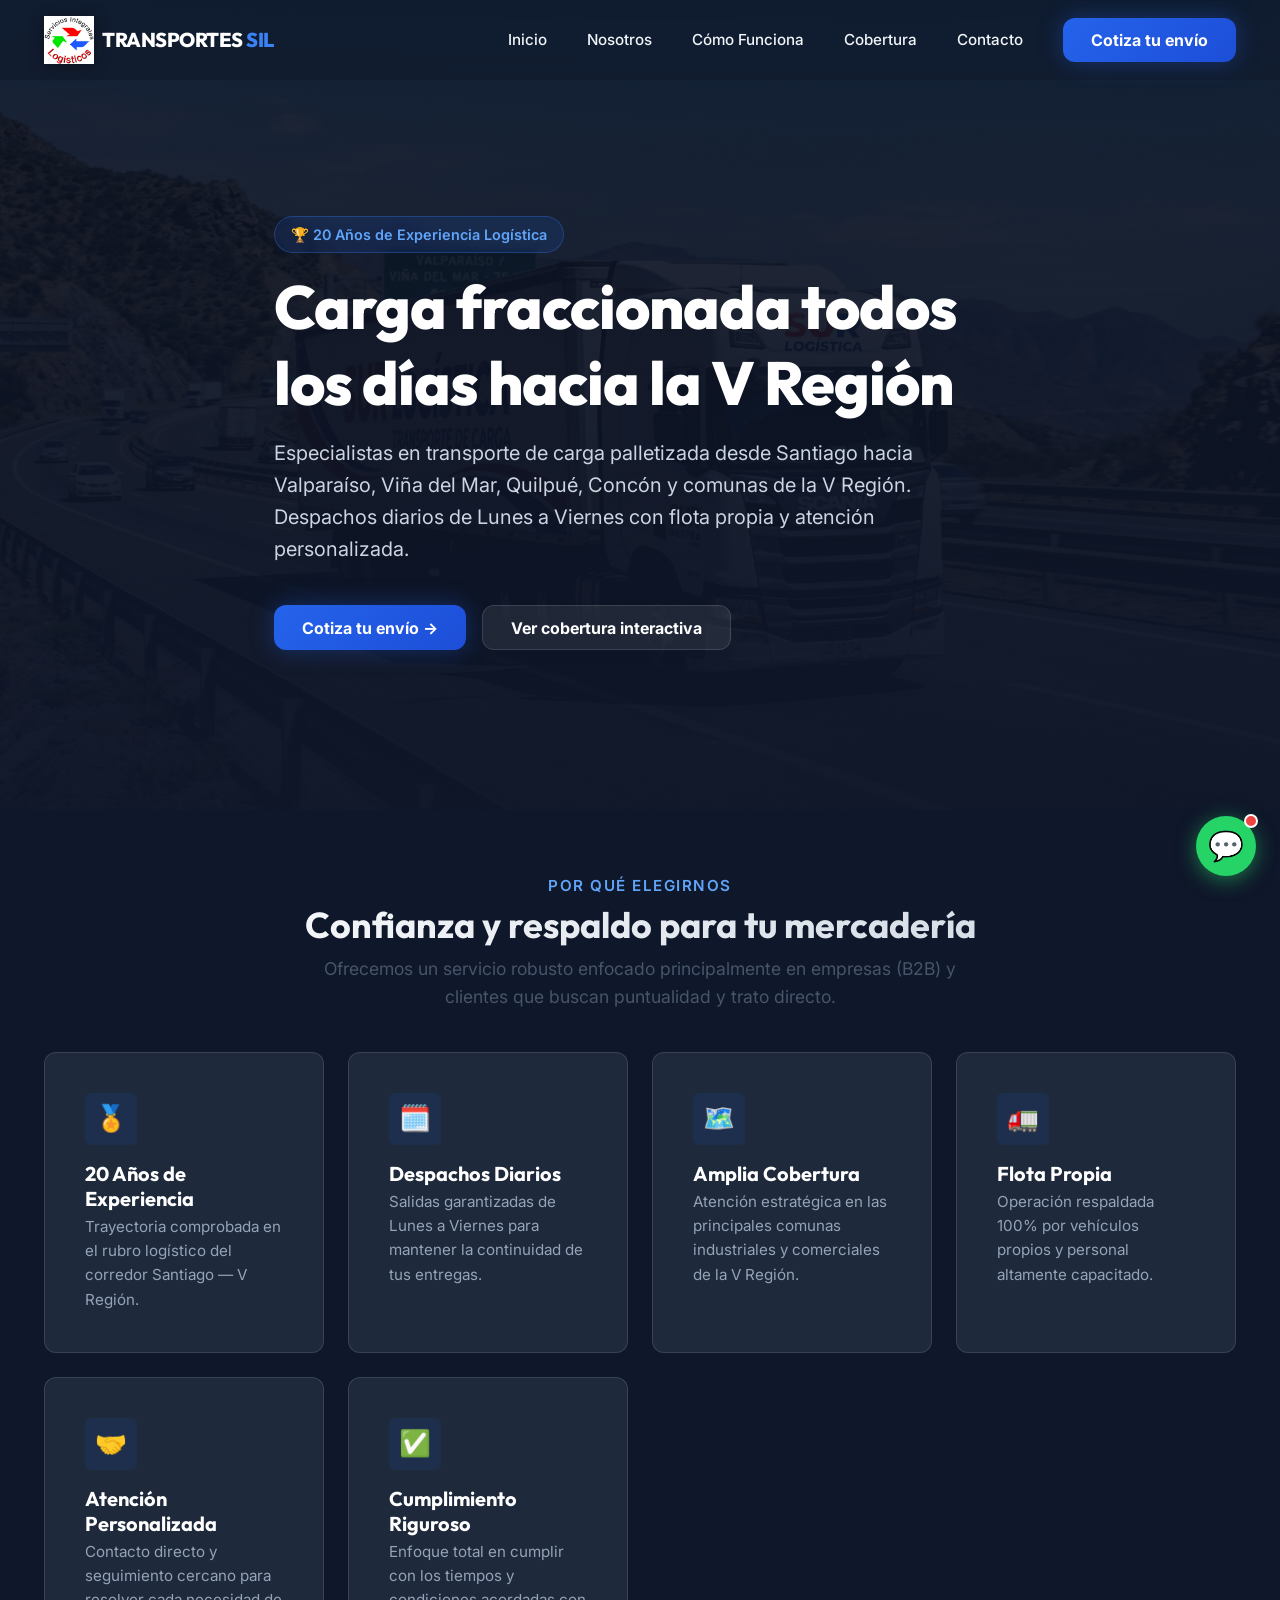
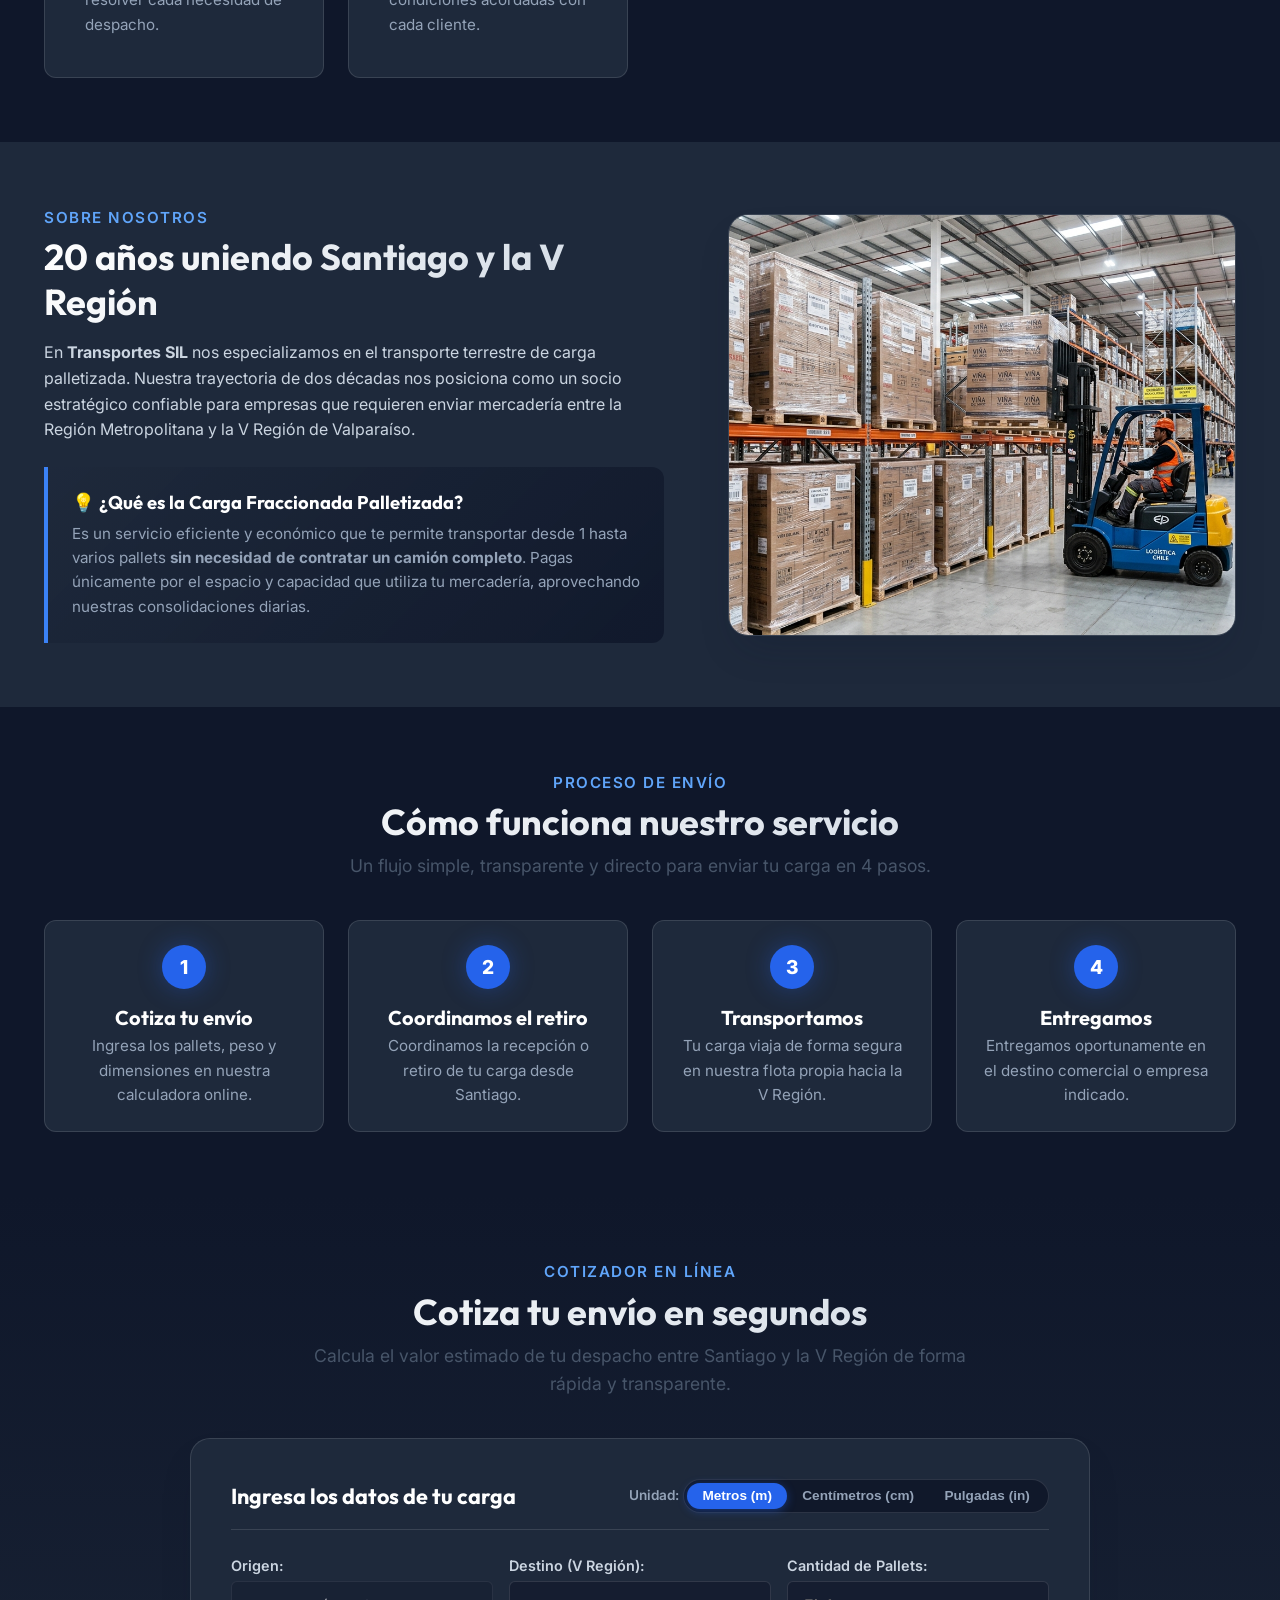
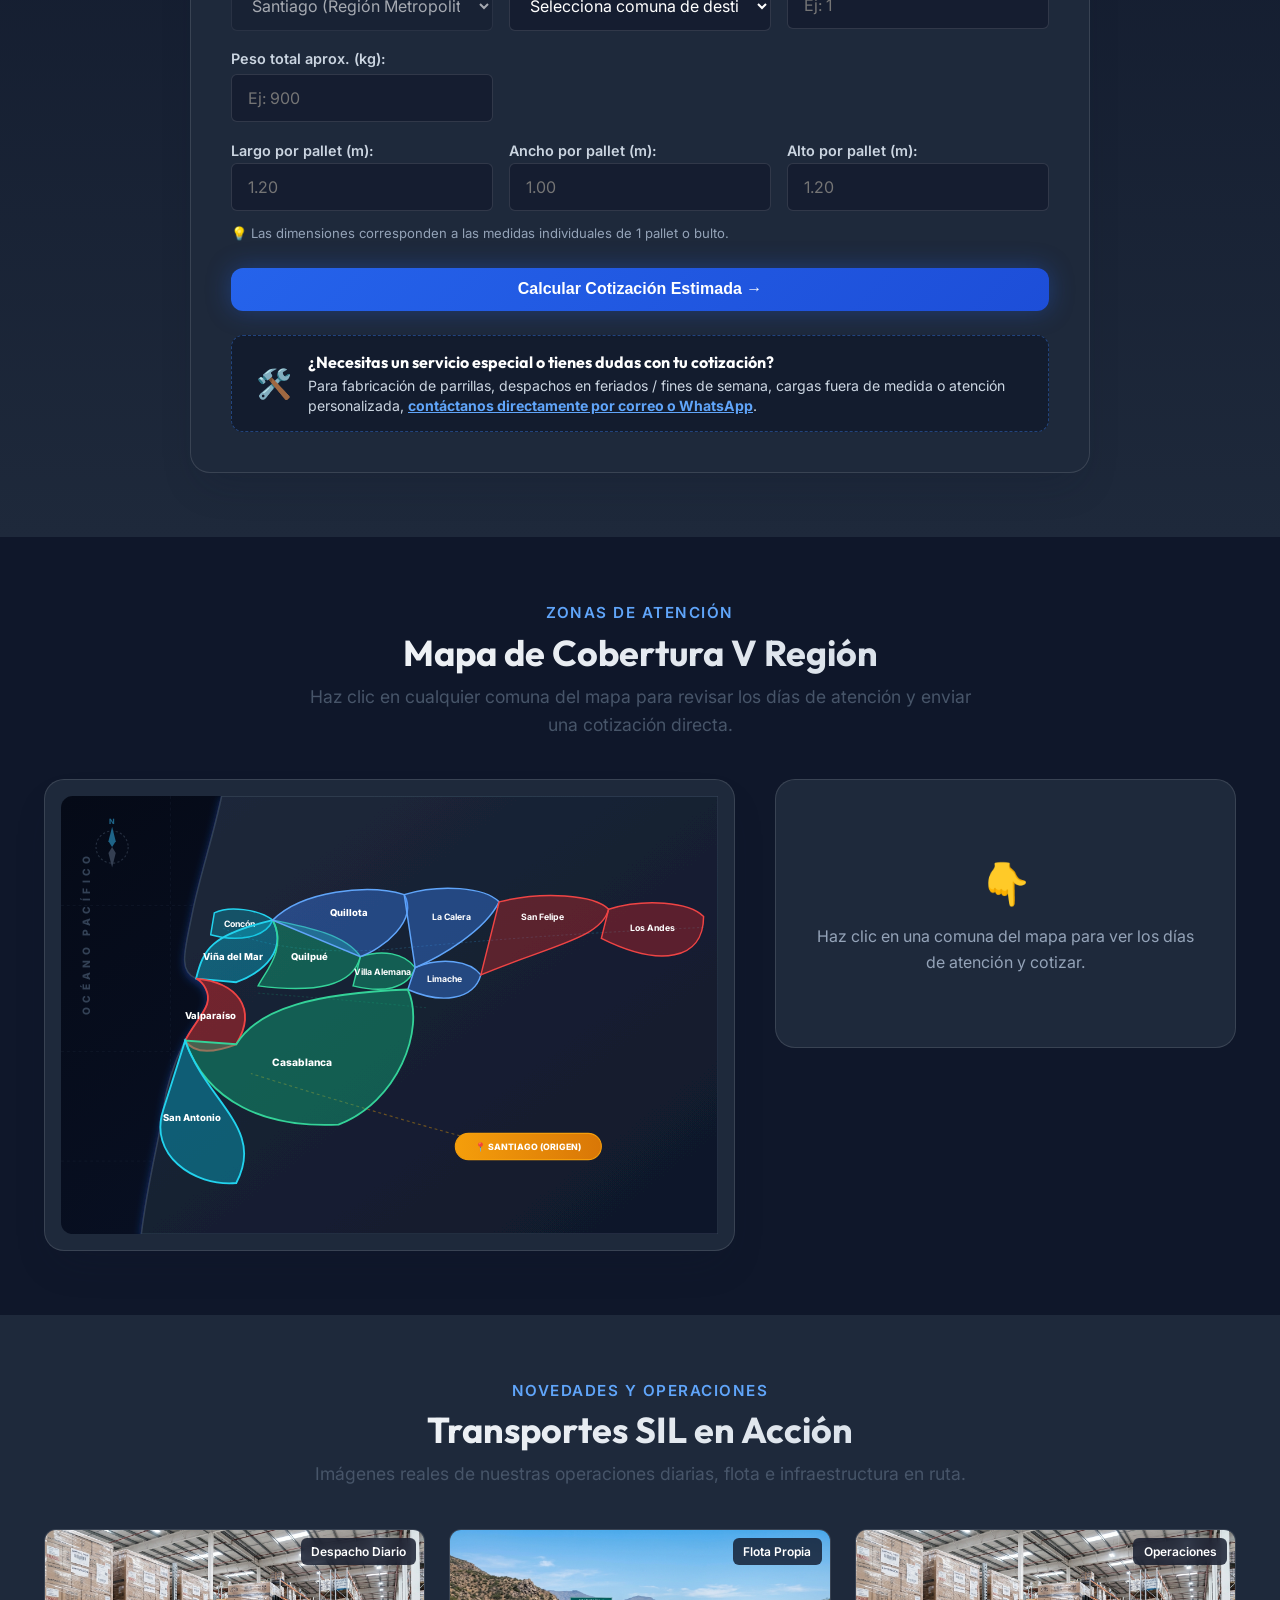
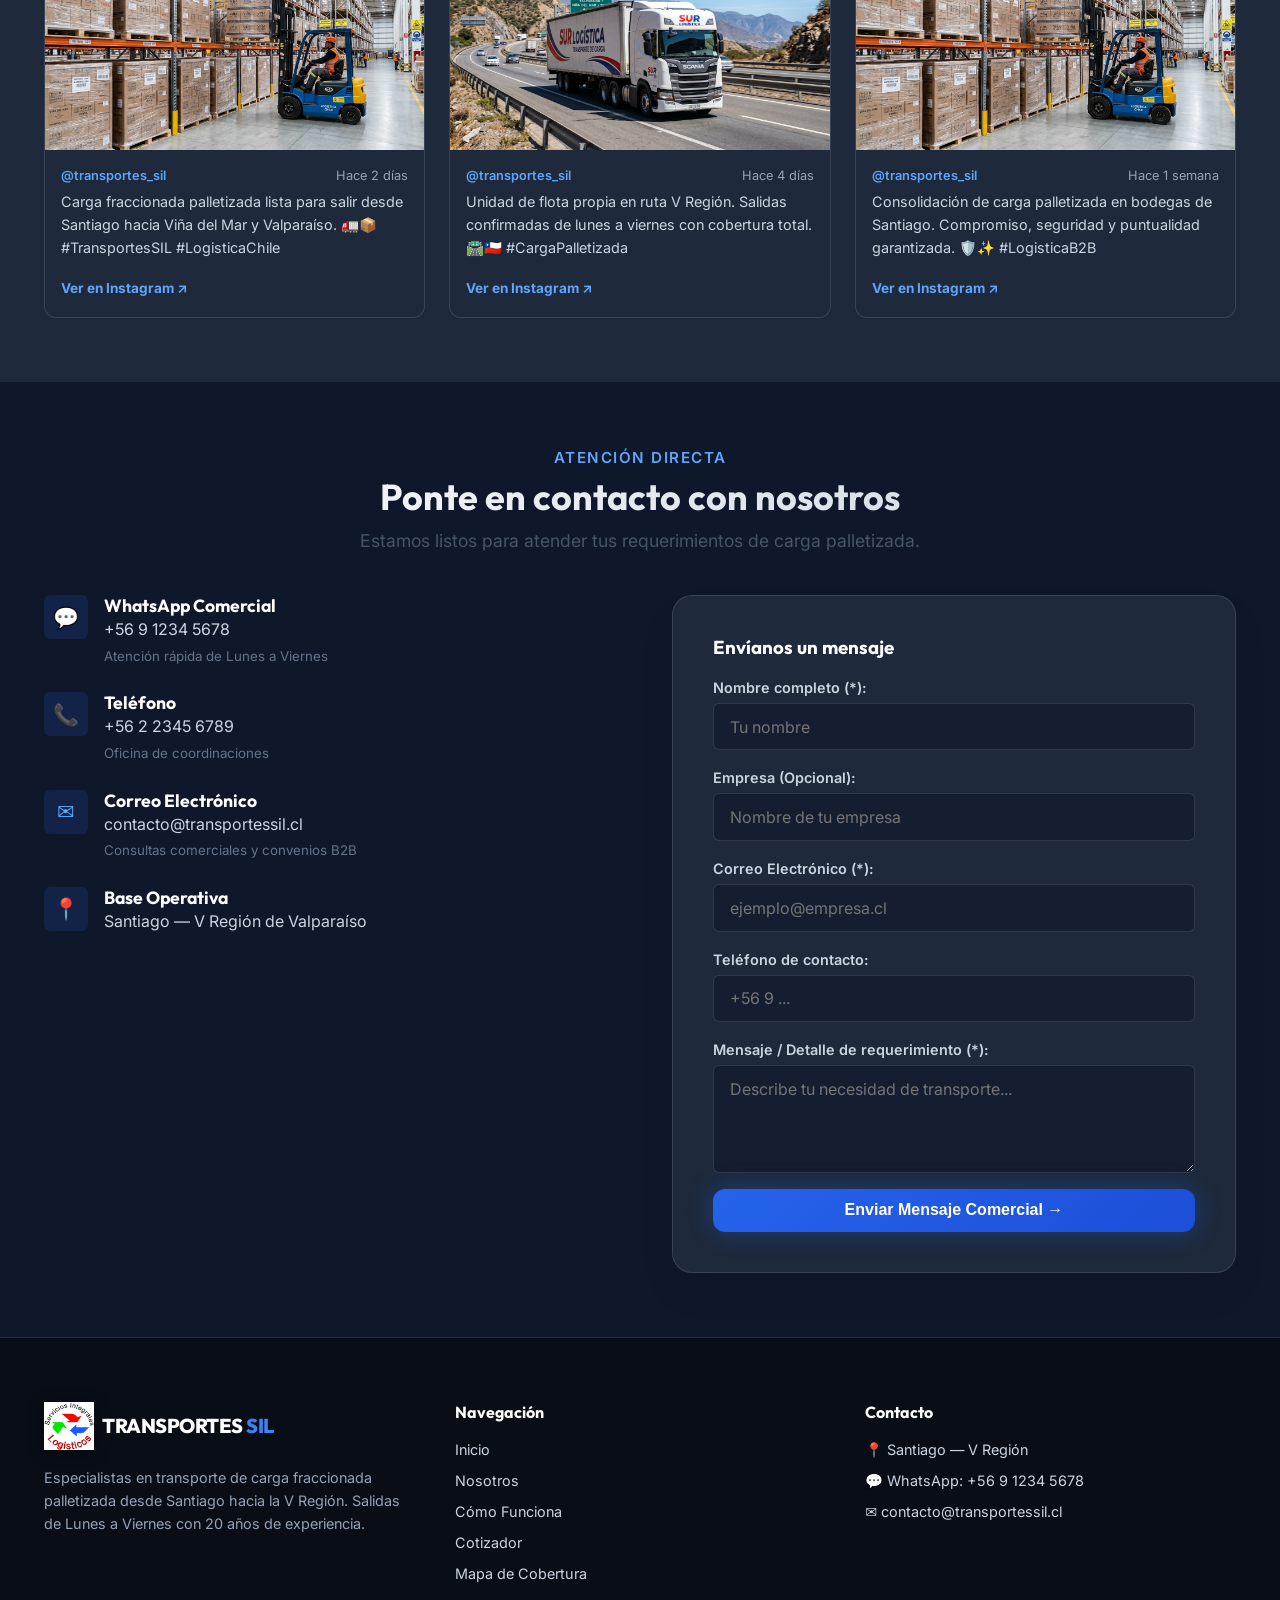
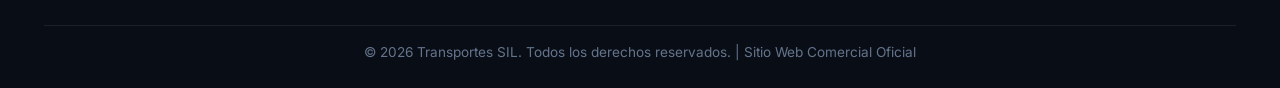
<file: index.html>
<!DOCTYPE html>
<html lang="es">
<head>
  <meta charset="UTF-8" />
  <meta name="viewport" content="width=device-width, initial-scale=1.0" />
  <title>Transportes SIL — Carga Fraccionada Palletizada Santiago a V Región</title>
  
  <!-- SEO & Open Graph Meta Tags -->
  <meta name="description" content="Transportes SIL: Más de 20 años de experiencia en transporte de carga fraccionada palletizada desde Santiago hacia la V Región de Valparaíso. Salidas diarias de Lunes a Viernes con flota propia." />
  <meta name="keywords" content="transportes sil, carga fraccionada, transporte pallets, santiago valparaiso, fletes v region, transporte de carga chile" />
  <meta property="og:title" content="Transportes SIL — Carga Fraccionada Palletizada Santiago a V Región" />
  <meta property="og:description" content="Cotiza tu envío palletizado en segundos. Salidas diarias de Lunes a Viernes con flota propia y 20 años de experiencia." />
  <meta property="og:image" content="assets/images/hero-truck.jpg" />
  <meta property="og:type" content="website" />

  <!-- Preconnect Fonts & Stylesheets -->
  <link rel="preconnect" href="https://fonts.googleapis.com" />
  <link rel="preconnect" href="https://fonts.gstatic.com" crossorigin />
  <link rel="stylesheet" href="css/main.css?v=9" />
  <link rel="stylesheet" href="css/components.css?v=9" />
  <link rel="stylesheet" href="css/utilities.css?v=9" />
</head>
<body>

  <!-- ==========================================================================
       1. HEADER & NAVIGATION
       ========================================================================== -->
  <header class="site-header">
    <div class="container header-container">
      <a href="#" class="brand-logo" aria-label="Transportes SIL Inicio">
        <img src="assets/logo.png" alt="Transportes SIL Logo" class="brand-logo-img" />
        <span class="brand-title-fallback">TRANSPORTES <span>SIL</span></span>
      </a>

      <button class="mobile-menu-toggle" id="mobile-menu-toggle" aria-label="Abrir Menú de Navegación" aria-expanded="false">
        ☰
      </button>

      <nav>
        <ul class="nav-menu" id="nav-menu">
          <li><a href="#inicio" class="nav-link">Inicio</a></li>
          <li><a href="#nosotros" class="nav-link">Nosotros</a></li>
          <li><a href="#como-funciona" class="nav-link">Cómo Funciona</a></li>
          <li><a href="#cobertura" class="nav-link">Cobertura</a></li>
          <li><a href="#contacto" class="nav-link">Contacto</a></li>
          <li>
            <a href="#cotizar" class="btn btn-primary btn-sm">Cotiza tu envío</a>
          </li>
        </ul>
      </nav>
    </div>
  </header>

  <!-- ==========================================================================
       2. HERO SECTION
       ========================================================================== -->
  <section id="inicio" class="hero-section">
    <div class="hero-bg-media">
      <img src="assets/images/hero-truck.jpg" alt="Camión de Transportes SIL en ruta Santiago Valparaíso" class="hero-bg-img" />
      <div class="hero-overlay"></div>
    </div>

    <div class="container hero-content">
      <div class="hero-badge-pill animate-fade-in">
        <span>🏆 20 Años de Experiencia Logística</span>
      </div>
      <h1 class="hero-headline animate-fade-in">
        Carga fraccionada todos los días hacia la V Región
      </h1>
      <p class="hero-claim-text animate-fade-in">
        Especialistas en transporte de carga palletizada desde Santiago hacia Valparaíso, Viña del Mar, Quilpué, Concón y comunas de la V Región. Despachos diarios de Lunes a Viernes con flota propia y atención personalizada.
      </p>
      <div class="hero-ctas animate-fade-in">
        <a href="#cotizar" class="btn btn-primary">Cotiza tu envío →</a>
        <a href="#cobertura" class="btn btn-secondary">Ver cobertura interactiva</a>
      </div>
    </div>
  </section>

  <!-- ==========================================================================
       3. PROPUESTA DE VALOR (6 PILARES DE CONFIANZA)
       ========================================================================== -->
  <section class="section">
    <div class="container">
      <div class="section-subtitle">Por qué elegirnos</div>
      <h2 class="section-title">Confianza y respaldo para tu mercadería</h2>
      <p class="section-description">
        Ofrecemos un servicio robusto enfocado principalmente en empresas (B2B) y clientes que buscan puntualidad y trato directo.
      </p>

      <div class="features-grid">
        <article class="feature-card">
          <div class="feature-icon">🏅</div>
          <h3 class="feature-title">20 Años de Experiencia</h3>
          <p class="feature-desc">
            Trayectoria comprobada en el rubro logístico del corredor Santiago — V Región.
          </p>
        </article>

        <article class="feature-card">
          <div class="feature-icon">🗓️</div>
          <h3 class="feature-title">Despachos Diarios</h3>
          <p class="feature-desc">
            Salidas garantizadas de Lunes a Viernes para mantener la continuidad de tus entregas.
          </p>
        </article>

        <article class="feature-card">
          <div class="feature-icon">🗺️</div>
          <h3 class="feature-title">Amplia Cobertura</h3>
          <p class="feature-desc">
            Atención estratégica en las principales comunas industriales y comerciales de la V Región.
          </p>
        </article>

        <article class="feature-card">
          <div class="feature-icon">🚛</div>
          <h3 class="feature-title">Flota Propia</h3>
          <p class="feature-desc">
            Operación respaldada 100% por vehículos propios y personal altamente capacitado.
          </p>
        </article>

        <article class="feature-card">
          <div class="feature-icon">🤝</div>
          <h3 class="feature-title">Atención Personalizada</h3>
          <p class="feature-desc">
            Contacto directo y seguimiento cercano para resolver cada necesidad de despacho.
          </p>
        </article>

        <article class="feature-card">
          <div class="feature-icon">✅</div>
          <h3 class="feature-title">Cumplimiento Riguroso</h3>
          <p class="feature-desc">
            Enfoque total en cumplir con los tiempos y condiciones acordadas con cada cliente.
          </p>
        </article>
      </div>
    </div>
  </section>

  <!-- ==========================================================================
       4. NOSOTROS & EXPLICACIÓN CARGA FRACCIONADA
       ========================================================================== -->
  <section id="nosotros" class="section" style="background: var(--clr-navy-800);">
    <div class="container">
      <div class="nosotros-layout">
        <div class="nosotros-text-content">
          <div class="section-subtitle" style="text-align: left;">Sobre Nosotros</div>
          <h2 class="section-title" style="text-align: left;">20 años uniendo Santiago y la V Región</h2>
          <p class="mt-4" style="color: #cbd5e1;">
            En <strong>Transportes SIL</strong> nos especializamos en el transporte terrestre de carga palletizada. Nuestra trayectoria de dos décadas nos posiciona como un socio estratégico confiable para empresas que requieren enviar mercadería entre la Región Metropolitana y la V Región de Valparaíso.
          </p>

          <!-- Explicación Comercial de Carga Fraccionada -->
          <div class="fraccionada-box">
            <h3 style="font-size: 1.15rem; color: var(--clr-white); margin-bottom: 0.5rem;">
              💡 ¿Qué es la Carga Fraccionada Palletizada?
            </h3>
            <p style="font-size: 0.95rem; color: #94a3b8;">
              Es un servicio eficiente y económico que te permite transportar desde 1 hasta varios pallets <strong>sin necesidad de contratar un camión completo</strong>. Pagas únicamente por el espacio y capacidad que utiliza tu mercadería, aprovechando nuestras consolidaciones diarias.
            </p>
          </div>
        </div>

        <div class="nosotros-img-card">
          <img src="assets/images/warehouse.jpg" alt="Bodega de carga palletizada Transportes SIL" class="nosotros-img" />
        </div>
      </div>
    </div>
  </section>

  <!-- ==========================================================================
       5. CÓMO FUNCIONA
       ========================================================================== -->
  <section id="como-funciona" class="section">
    <div class="container">
      <div class="section-subtitle">Proceso de envío</div>
      <h2 class="section-title">Cómo funciona nuestro servicio</h2>
      <p class="section-description">
        Un flujo simple, transparente y directo para enviar tu carga en 4 pasos.
      </p>

      <div class="steps-grid">
        <article class="step-card">
          <div class="step-number">1</div>
          <h3 class="feature-title">Cotiza tu envío</h3>
          <p class="feature-desc">Ingresa los pallets, peso y dimensiones en nuestra calculadora online.</p>
        </article>

        <article class="step-card">
          <div class="step-number">2</div>
          <h3 class="feature-title">Coordinamos el retiro</h3>
          <p class="feature-desc">Coordinamos la recepción o retiro de tu carga desde Santiago.</p>
        </article>

        <article class="step-card">
          <div class="step-number">3</div>
          <h3 class="feature-title">Transportamos</h3>
          <p class="feature-desc">Tu carga viaja de forma segura en nuestra flota propia hacia la V Región.</p>
        </article>

        <article class="step-card">
          <div class="step-number">4</div>
          <h3 class="feature-title">Entregamos</h3>
          <p class="feature-desc">Entregamos oportunamente en el destino comercial o empresa indicado.</p>
        </article>
      </div>
    </div>
  </section>

  <!-- ==========================================================================
       6. CALCULADORA DE COTIZACIONES (ELEMENTO CENTRAL)
       ========================================================================== -->
  <section id="cotizar" class="section" style="background: linear-gradient(180deg, var(--clr-navy-900) 0%, var(--clr-navy-800) 100%);">
    <div class="container">
      <div class="section-subtitle">Cotizador en línea</div>
      <h2 class="section-title">Cotiza tu envío en segundos</h2>
      <p class="section-description">
        Calcula el valor estimado de tu despacho entre Santiago y la V Región de forma rápida y transparente.
      </p>

      <div class="calculator-card">
        <!-- Encabezado del Cotizador con Control Segmentado en la Esquina Superior Derecha -->
        <div class="calculator-card-header">
          <div>
            <h3 class="calculator-header-title">Ingresa los datos de tu carga</h3>
          </div>
          <div class="unit-toggle-container">
            <span class="unit-toggle-label">Unidad:</span>
            <div class="unit-segmented-control" id="unit-segmented-control">
              <button type="button" class="unit-btn active" data-unit="m">Metros (m)</button>
              <button type="button" class="unit-btn" data-unit="cm">Centímetros (cm)</button>
              <button type="button" class="unit-btn" data-unit="in">Pulgadas (in)</button>
            </div>
          </div>
        </div>

        <form id="calculator-form">
          <div class="form-grid">
            <!-- Origen (Fijo) -->
            <div class="form-group">
              <label for="calc-origin">Origen:</label>
              <select id="calc-origin" class="form-control" disabled>
                <option value="Santiago" selected>Santiago (Región Metropolitana)</option>
              </select>
            </div>

            <!-- Destino (Comunas V Región) -->
            <div class="form-group">
              <label for="calc-destination">Destino (V Región):</label>
              <select id="calc-destination" class="form-control" required>
                <!-- Cargado dinámicamente desde js/config/coverage.js -->
              </select>
            </div>

            <!-- Cantidad de Pallets -->
            <div class="form-group">
              <label for="calc-pallets">Cantidad de Pallets:</label>
              <input type="number" id="calc-pallets" class="form-control" min="1" max="28" placeholder="Ej: 1" required />
            </div>

            <!-- Peso Total Aprox (kg) -->
            <div class="form-group">
              <label for="calc-weight">Peso total aprox. (kg):</label>
              <input type="number" id="calc-weight" class="form-control" min="1" step="any" placeholder="Ej: 900" required />
            </div>

            <!-- Dimensiones Unitarias (Largo, Ancho, Alto por pallet) -->
            <div class="form-group dimensions-row">
              <div>
                <label for="calc-length" id="label-length">Largo por pallet (m):</label>
                <input type="number" id="calc-length" class="form-control" min="0.01" step="any" placeholder="1.20" required />
              </div>
              <div>
                <label for="calc-width" id="label-width">Ancho por pallet (m):</label>
                <input type="number" id="calc-width" class="form-control" min="0.01" step="any" placeholder="1.00" required />
              </div>
              <div>
                <label for="calc-height" id="label-height">Alto por pallet (m):</label>
                <input type="number" id="calc-height" class="form-control" min="0.01" step="any" placeholder="1.20" required />
              </div>
              <small style="color: #94a3b8; font-size: 0.82rem; grid-column: 1 / -1; margin-top: -0.25rem;">
                💡 Las dimensiones corresponden a las medidas individuales de 1 pallet o bulto.
              </small>
            </div>
          </div>

          <button type="submit" class="btn btn-primary btn-block">
            Calcular Cotización Estimada →
          </button>
        </form>

        <!-- Mensaje de Error simple -->
        <div id="calc-error-message" class="alert alert-error hidden mt-4"></div>

        <!-- Resultado Comercial -->
        <div id="calc-result-card" class="calc-result-box hidden animate-fade-in">
          <span id="calc-service-badge" class="badge badge-primary mb-4">Servicio: Carga Fraccionada</span>
          <div class="result-title">Valor Estimado de tu Envío</div>
          <div id="calc-price-display" class="result-amount">$0 CLP</div>
          <div class="result-iva-note">+ IVA</div>
          
          <div style="max-width: 420px; margin: 0 auto;">
            <button id="btn-quote-whatsapp" class="btn btn-whatsapp btn-block">
              💬 Cotizar por WhatsApp
            </button>
          </div>
        </div>

        <!-- Aviso para Servicios Especiales o Cotización Directa -->
        <div class="special-services-notice">
          <div class="special-services-icon">🛠️</div>
          <div class="special-services-text">
            <h4>¿Necesitas un servicio especial o tienes dudas con tu cotización?</h4>
            <p>
              Para fabricación de parrillas, despachos en feriados / fines de semana, cargas fuera de medida o atención personalizada, 
              <a href="#contacto" style="color: var(--clr-blue-400); font-weight: 700; text-decoration: underline;">contáctanos directamente por correo o WhatsApp</a>.
            </p>
          </div>
        </div>
      </div>
    </div>
  </section>

  <!-- ==========================================================================
       7. MAPA INTERACTIVO DE COBERTURA (V REGIÓN)
       ========================================================================== -->
  <section id="cobertura" class="section">
    <div class="container">
      <div class="section-subtitle">Zonas de atención</div>
      <h2 class="section-title">Mapa de Cobertura V Región</h2>
      <p class="section-description">
        Haz clic en cualquier comuna del mapa para revisar los días de atención y enviar una cotización directa.
      </p>

      <div class="map-layout">
        <!-- Contenedor del Mapa Vectorial SVG -->
        <div class="map-wrapper">
          <div id="map-vector-container">
            <!-- SVG generado dinámicamente por js/modules/map.js -->
          </div>
          <div id="map-tooltip" class="map-tooltip-box hidden"></div>
        </div>

        <!-- Panel Contextual de Información de Comuna -->
        <div class="map-info-card-container">
          <div id="map-info-card">
            <div class="text-center" style="padding: 2rem 0; color: #94a3b8;">
              <p style="font-size: 2.5rem; margin-bottom: 0.5rem;">👇</p>
              <p>Haz clic en una comuna del mapa para ver los días de atención y cotizar.</p>
            </div>
          </div>
        </div>
      </div>
    </div>
  </section>

  <!-- ==========================================================================
       8. INSTAGRAM SECTION
       ========================================================================== -->
  <section class="section" style="background: var(--clr-navy-800);">
    <div class="container">
      <div class="section-subtitle">Novedades y Operaciones</div>
      <h2 class="section-title">Transportes SIL en Acción</h2>
      <p class="section-description">
        Imágenes reales de nuestras operaciones diarias, flota e infraestructura en ruta.
      </p>

      <div id="instagram-feed-grid" class="insta-grid">
        <!-- Renderizado por js/modules/instagram.js -->
      </div>
    </div>
  </section>

  <!-- ==========================================================================
       9. CONTACTO & FORMULARIO COMERCIAL
       ========================================================================== -->
  <section id="contacto" class="section">
    <div class="container">
      <div class="section-subtitle">Atención Directa</div>
      <h2 class="section-title">Ponte en contacto con nosotros</h2>
      <p class="section-description">
        Estamos listos para atender tus requerimientos de carga palletizada.
      </p>

      <div class="contact-layout">
        <!-- Información Directa de Contacto -->
        <div class="contact-info-list">
          <div class="contact-item">
            <div class="contact-icon">💬</div>
            <div>
              <h4 style="font-size: 1.1rem; color: var(--clr-white);">WhatsApp Comercial</h4>
              <p style="color: #cbd5e1;">+56 9 1234 5678</p>
              <small style="color: #64748b;">Atención rápida de Lunes a Viernes</small>
            </div>
          </div>

          <div class="contact-item">
            <div class="contact-icon">📞</div>
            <div>
              <h4 style="font-size: 1.1rem; color: var(--clr-white);">Teléfono</h4>
              <p style="color: #cbd5e1;">+56 2 2345 6789</p>
              <small style="color: #64748b;">Oficina de coordinaciones</small>
            </div>
          </div>

          <div class="contact-item">
            <div class="contact-icon">✉️</div>
            <div>
              <h4 style="font-size: 1.1rem; color: var(--clr-white);">Correo Electrónico</h4>
              <p style="color: #cbd5e1;">contacto@transportessil.cl</p>
              <small style="color: #64748b;">Consultas comerciales y convenios B2B</small>
            </div>
          </div>

          <div class="contact-item">
            <div class="contact-icon">📍</div>
            <div>
              <h4 style="font-size: 1.1rem; color: var(--clr-white);">Base Operativa</h4>
              <p style="color: #cbd5e1;">Santiago — V Región de Valparaíso</p>
            </div>
          </div>
        </div>

        <!-- Formulario Comercial -->
        <div class="calculator-card" style="max-width: 100%; margin: 0;">
          <h3 style="margin-bottom: 1rem;">Envíanos un mensaje</h3>
          <form id="contact-form">
            <div class="form-group mb-4">
              <label for="contact-name">Nombre completo (*):</label>
              <input type="text" id="contact-name" class="form-control" required placeholder="Tu nombre" />
            </div>

            <div class="form-group mb-4">
              <label for="contact-company">Empresa (Opcional):</label>
              <input type="text" id="contact-company" class="form-control" placeholder="Nombre de tu empresa" />
            </div>

            <div class="form-group mb-4">
              <label for="contact-email">Correo Electrónico (*):</label>
              <input type="email" id="contact-email" class="form-control" required placeholder="ejemplo@empresa.cl" />
            </div>

            <div class="form-group mb-4">
              <label for="contact-phone">Teléfono de contacto:</label>
              <input type="tel" id="contact-phone" class="form-control" placeholder="+56 9 ..." />
            </div>

            <div class="form-group mb-4">
              <label for="contact-message">Mensaje / Detalle de requerimiento (*):</label>
              <textarea id="contact-message" class="form-control" rows="4" required placeholder="Describe tu necesidad de transporte..."></textarea>
            </div>

            <button type="submit" class="btn btn-primary btn-block">
              Enviar Mensaje Comercial →
            </button>
          </form>

          <div id="contact-alert" class="hidden"></div>
        </div>
      </div>
    </div>
  </section>

  <!-- Botón Flotante de WhatsApp -->
  <a href="#" id="floating-whatsapp" class="floating-wa-btn" aria-label="Cotizar por WhatsApp">
    💬
    <span class="floating-wa-badge"></span>
  </a>

  <!-- Modal Popup Chatbot de WhatsApp (Estilo WhatsApp Business) -->
  <div id="whatsapp-chatbot-modal" class="chatbot-modal">
    <div class="chatbot-header">
      <div class="chatbot-header-info">
        <div class="chatbot-avatar">SIL</div>
        <div class="chatbot-header-text">
          <h4>Servicios Integrales Logísticos</h4>
          <div class="chatbot-status">
            <span class="status-dot"></span> En línea • Respuesta habitual en &lt; 5 min
          </div>
        </div>
      </div>
      <button id="chatbot-close-btn" class="chatbot-close-btn" aria-label="Cerrar Chatbot">&times;</button>
    </div>
    <div class="chatbot-body">
      <div class="chatbot-bubble">
        ¡Hola! 👋 Bienvenido a <strong>Servicios Integrales Logísticos (Transportes SIL)</strong>.<br/>
        Llevamos 20 años realizando despachos diarios entre Santiago y la V Región.<br/><br/>
        ¿En qué podemos ayudarte hoy?
      </div>
      <div class="chatbot-options-list">
        <button class="chatbot-option-btn" data-action="ejecutivo">
          📞 Comunícate con un ejecutivo
        </button>
        <button class="chatbot-option-btn" data-action="especial">
          🛠️ Cotizar flete especial
        </button>
        <button class="chatbot-option-btn" data-action="consulta">
          💬 Realizar otra consulta
        </button>
      </div>
    </div>
  </div>

  <!-- ==========================================================================
       10. FOOTER
       ========================================================================== -->
  <footer class="site-footer">
    <div class="container">
      <div class="footer-grid">
        <div>
          <div class="brand-logo mb-4">
            <img src="assets/logo.png" alt="Transportes SIL" class="brand-logo-img" />
            <span class="brand-title-fallback">TRANSPORTES <span>SIL</span></span>
          </div>
          <p style="font-size: 0.9rem; color: #94a3b8;">
            Especialistas en transporte de carga fraccionada palletizada desde Santiago hacia la V Región. Salidas de Lunes a Viernes con 20 años de experiencia.
          </p>
        </div>

        <div>
          <h4 style="font-size: 1rem; margin-bottom: 1rem; color: var(--clr-white);">Navegación</h4>
          <ul style="list-style: none; font-size: 0.9rem; color: #cbd5e1; display: flex; flex-direction: column; gap: 0.5rem;">
            <li><a href="#inicio">Inicio</a></li>
            <li><a href="#nosotros">Nosotros</a></li>
            <li><a href="#como-funciona">Cómo Funciona</a></li>
            <li><a href="#cotizar">Cotizador</a></li>
            <li><a href="#cobertura">Mapa de Cobertura</a></li>
          </ul>
        </div>

        <div>
          <h4 style="font-size: 1rem; margin-bottom: 1rem; color: var(--clr-white);">Contacto</h4>
          <p style="font-size: 0.9rem; color: #cbd5e1; margin-bottom: 0.5rem;">📍 Santiago — V Región</p>
          <p style="font-size: 0.9rem; color: #cbd5e1; margin-bottom: 0.5rem;">💬 WhatsApp: +56 9 1234 5678</p>
          <p style="font-size: 0.9rem; color: #cbd5e1;">✉️ contacto@transportessil.cl</p>
        </div>
      </div>

      <div class="footer-bottom">
        <p>&copy; 2026 Transportes SIL. Todos los derechos reservados. | Sitio Web Comercial Oficial</p>
      </div>
    </div>
  </footer>

  <!-- Entry Script con Query Versioning v9 para Forzar Recarga Sin Caché -->
  <script type="module" src="js/app.js?v=9"></script>
</body>
</html>
</file>
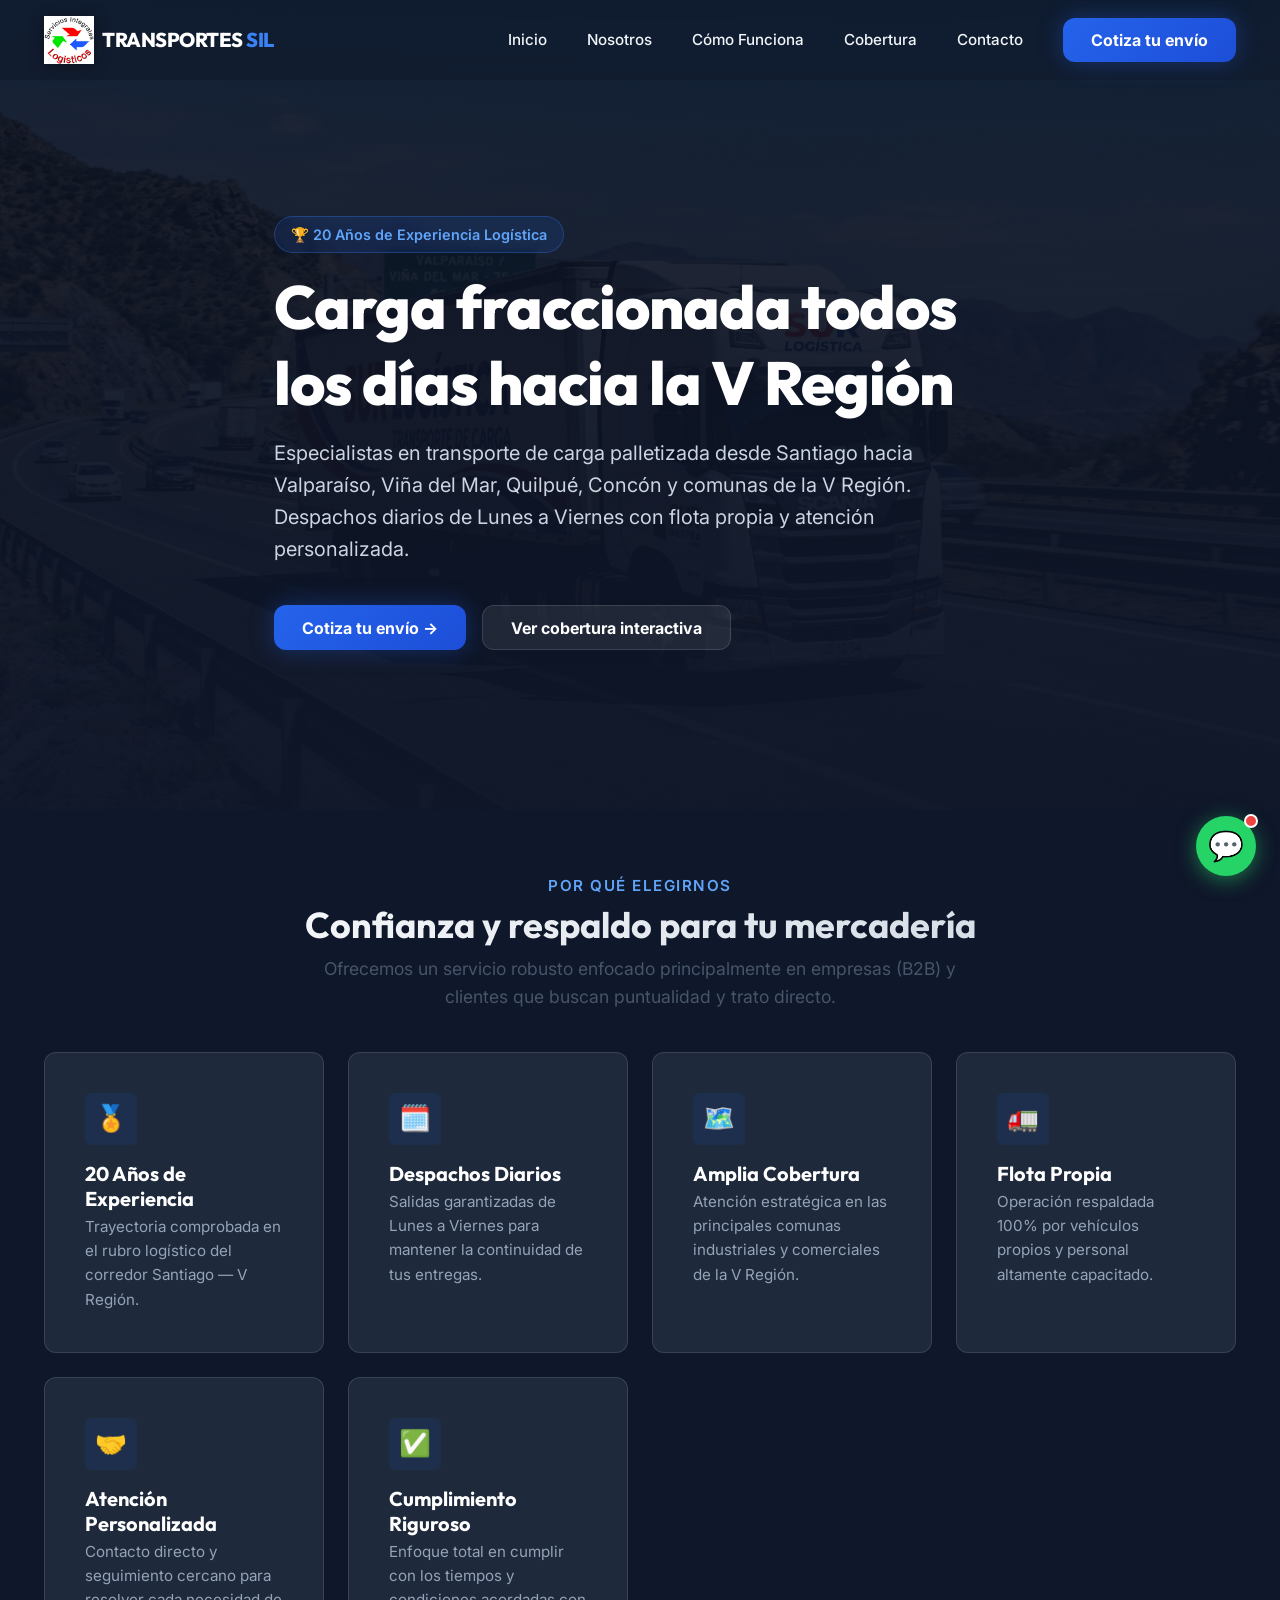
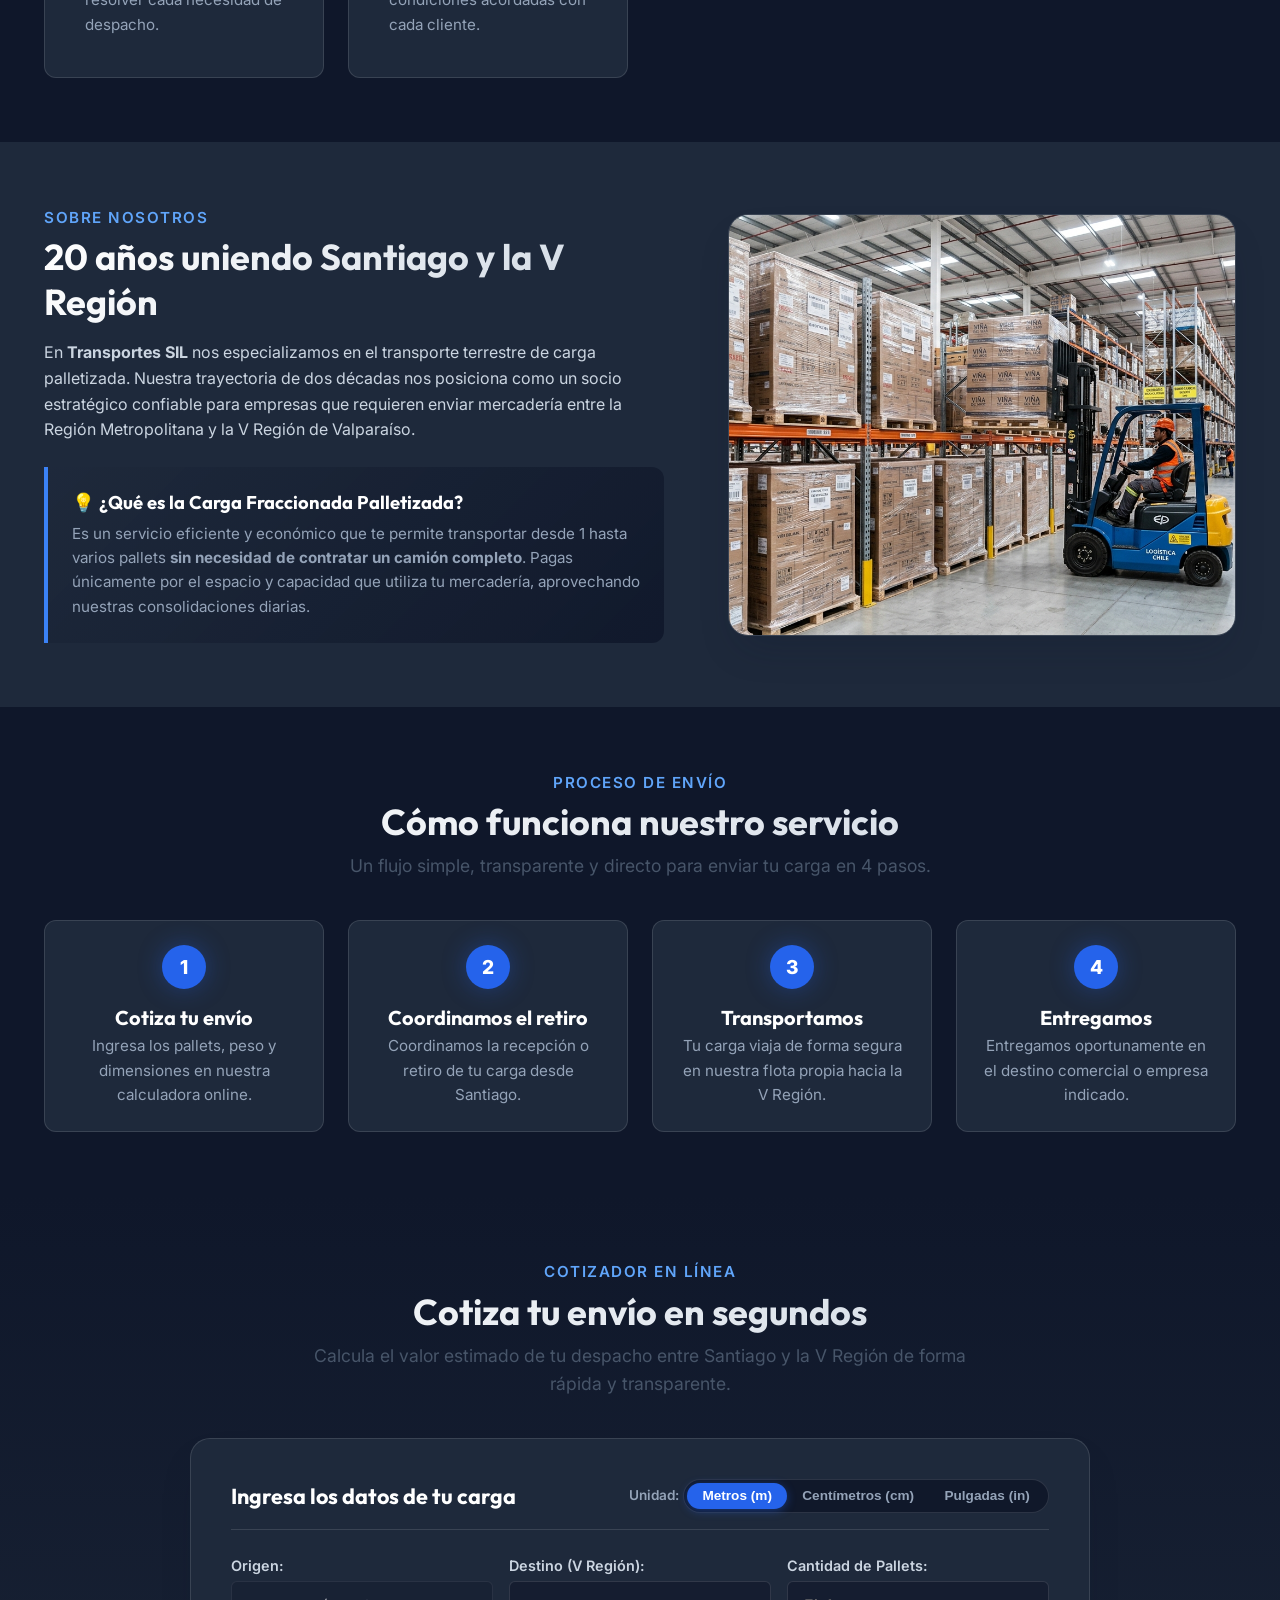
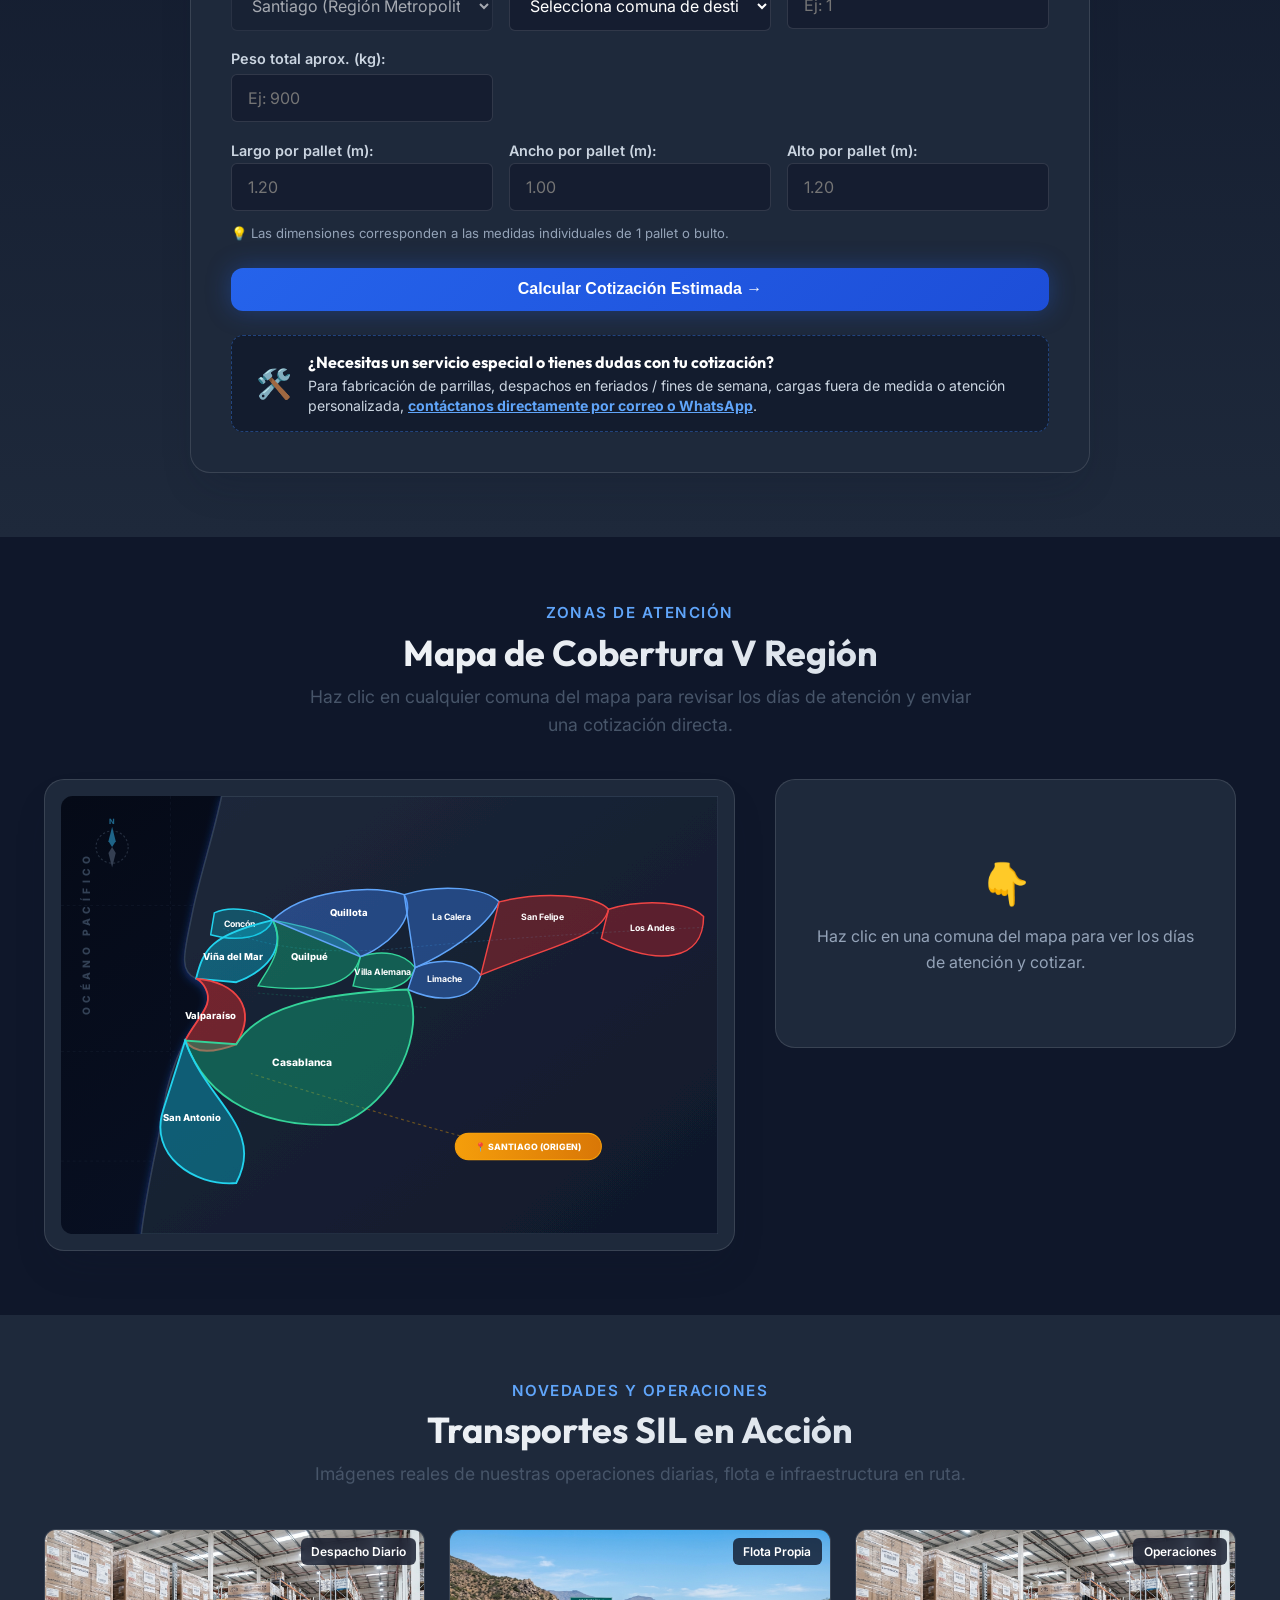
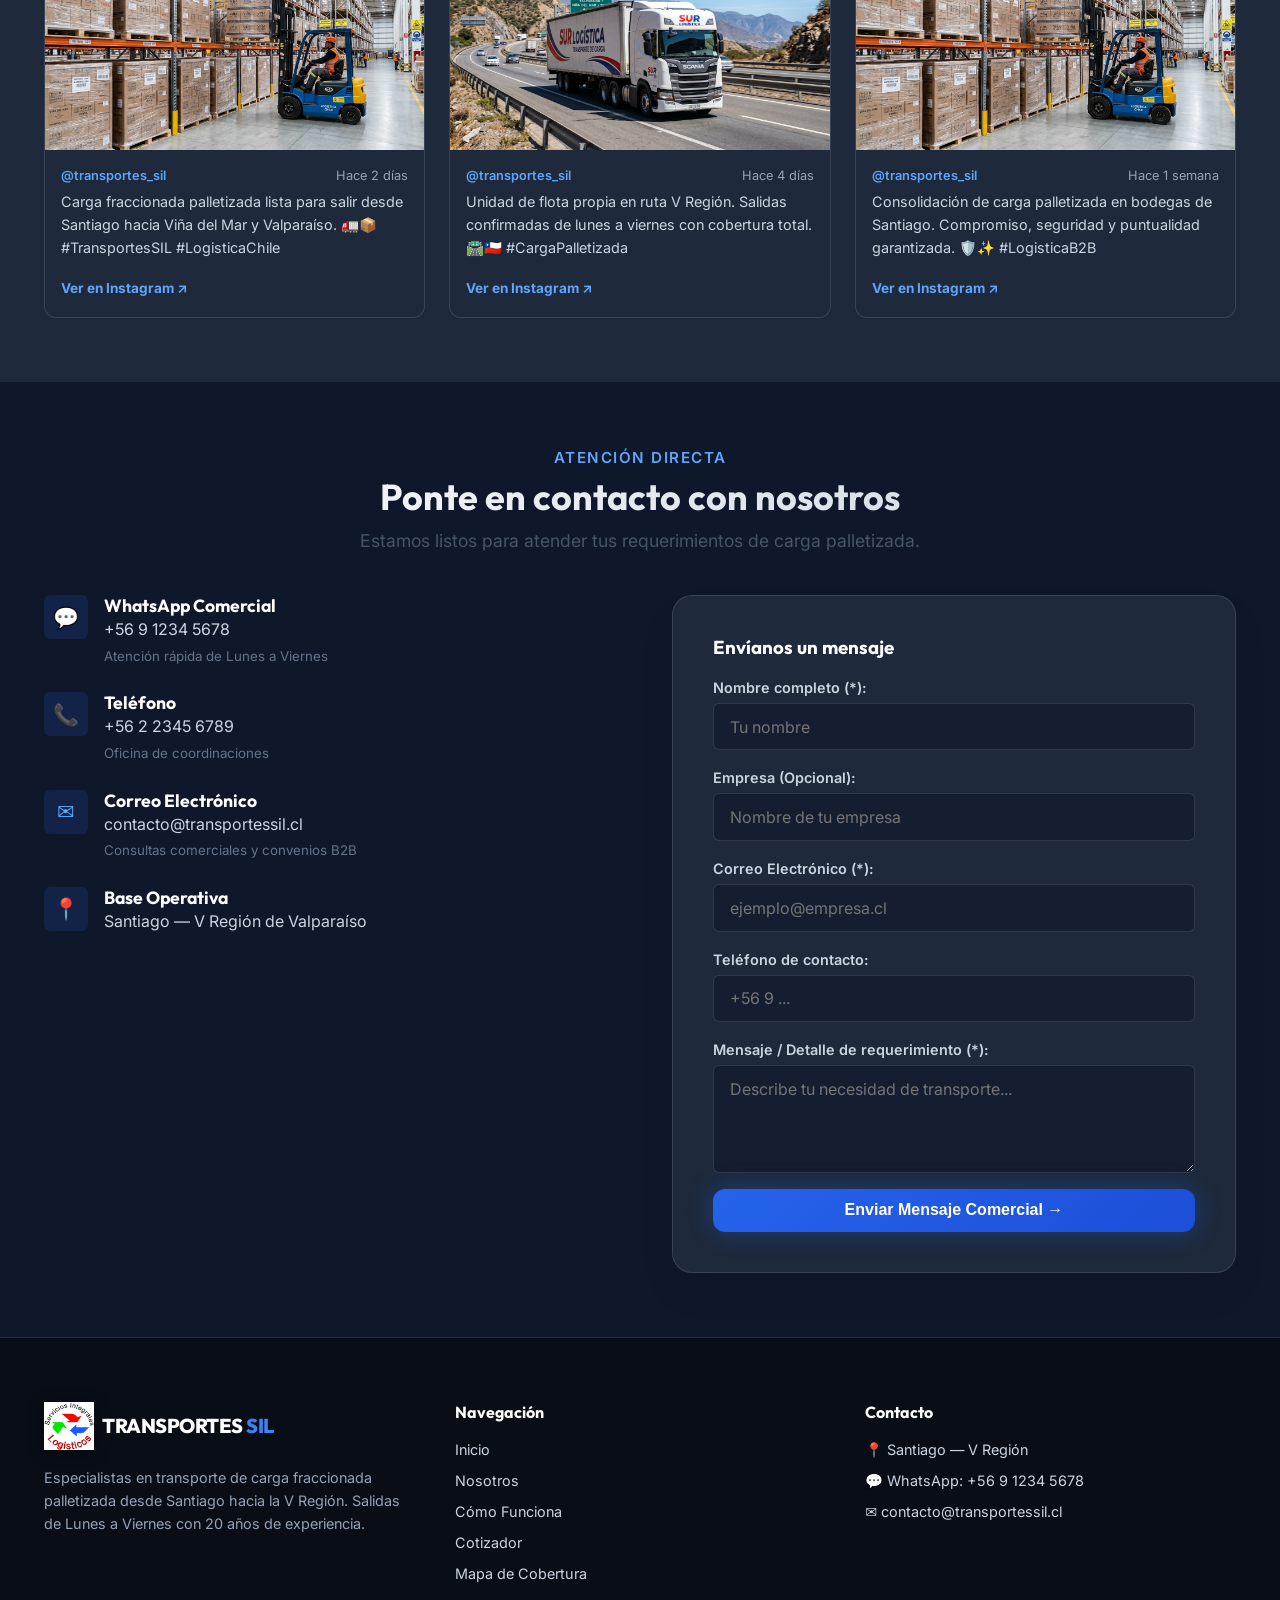
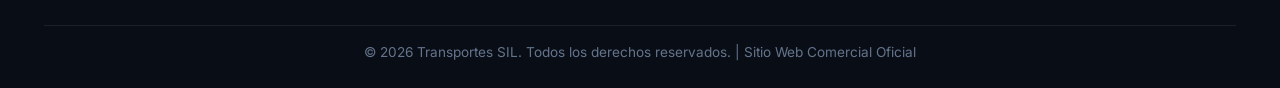
<file: transportes-sil/index.html>
<!DOCTYPE html>
<html lang="es">
<head>
  <meta charset="UTF-8" />
  <meta name="viewport" content="width=device-width, initial-scale=1.0" />
  <title>Transportes SIL — Carga Fraccionada Palletizada Santiago a V Región</title>
  
  <!-- SEO & Open Graph Meta Tags -->
  <meta name="description" content="Transportes SIL: Más de 20 años de experiencia en transporte de carga fraccionada palletizada desde Santiago hacia la V Región de Valparaíso. Salidas diarias de Lunes a Viernes con flota propia." />
  <meta name="keywords" content="transportes sil, carga fraccionada, transporte pallets, santiago valparaiso, fletes v region, transporte de carga chile" />
  <meta property="og:title" content="Transportes SIL — Carga Fraccionada Palletizada Santiago a V Región" />
  <meta property="og:description" content="Cotiza tu envío palletizado en segundos. Salidas diarias de Lunes a Viernes con flota propia y 20 años de experiencia." />
  <meta property="og:image" content="assets/images/hero-truck.jpg" />
  <meta property="og:type" content="website" />

  <!-- Preconnect Fonts & Stylesheets -->
  <link rel="preconnect" href="https://fonts.googleapis.com" />
  <link rel="preconnect" href="https://fonts.gstatic.com" crossorigin />
  <link rel="stylesheet" href="css/main.css?v=9" />
  <link rel="stylesheet" href="css/components.css?v=9" />
  <link rel="stylesheet" href="css/utilities.css?v=9" />
</head>
<body>

  <!-- ==========================================================================
       1. HEADER & NAVIGATION
       ========================================================================== -->
  <header class="site-header">
    <div class="container header-container">
      <a href="#" class="brand-logo" aria-label="Transportes SIL Inicio">
        <img src="assets/logo.png" alt="Transportes SIL Logo" class="brand-logo-img" />
        <span class="brand-title-fallback">TRANSPORTES <span>SIL</span></span>
      </a>

      <button class="mobile-menu-toggle" id="mobile-menu-toggle" aria-label="Abrir Menú de Navegación" aria-expanded="false">
        ☰
      </button>

      <nav>
        <ul class="nav-menu" id="nav-menu">
          <li><a href="#inicio" class="nav-link">Inicio</a></li>
          <li><a href="#nosotros" class="nav-link">Nosotros</a></li>
          <li><a href="#como-funciona" class="nav-link">Cómo Funciona</a></li>
          <li><a href="#cobertura" class="nav-link">Cobertura</a></li>
          <li><a href="#contacto" class="nav-link">Contacto</a></li>
          <li>
            <a href="#cotizar" class="btn btn-primary btn-sm">Cotiza tu envío</a>
          </li>
        </ul>
      </nav>
    </div>
  </header>

  <!-- ==========================================================================
       2. HERO SECTION
       ========================================================================== -->
  <section id="inicio" class="hero-section">
    <div class="hero-bg-media">
      <img src="assets/images/hero-truck.jpg" alt="Camión de Transportes SIL en ruta Santiago Valparaíso" class="hero-bg-img" />
      <div class="hero-overlay"></div>
    </div>

    <div class="container hero-content">
      <div class="hero-badge-pill animate-fade-in">
        <span>🏆 20 Años de Experiencia Logística</span>
      </div>
      <h1 class="hero-headline animate-fade-in">
        Carga fraccionada todos los días hacia la V Región
      </h1>
      <p class="hero-claim-text animate-fade-in">
        Especialistas en transporte de carga palletizada desde Santiago hacia Valparaíso, Viña del Mar, Quilpué, Concón y comunas de la V Región. Despachos diarios de Lunes a Viernes con flota propia y atención personalizada.
      </p>
      <div class="hero-ctas animate-fade-in">
        <a href="#cotizar" class="btn btn-primary">Cotiza tu envío →</a>
        <a href="#cobertura" class="btn btn-secondary">Ver cobertura interactiva</a>
      </div>
    </div>
  </section>

  <!-- ==========================================================================
       3. PROPUESTA DE VALOR (6 PILARES DE CONFIANZA)
       ========================================================================== -->
  <section class="section">
    <div class="container">
      <div class="section-subtitle">Por qué elegirnos</div>
      <h2 class="section-title">Confianza y respaldo para tu mercadería</h2>
      <p class="section-description">
        Ofrecemos un servicio robusto enfocado principalmente en empresas (B2B) y clientes que buscan puntualidad y trato directo.
      </p>

      <div class="features-grid">
        <article class="feature-card">
          <div class="feature-icon">🏅</div>
          <h3 class="feature-title">20 Años de Experiencia</h3>
          <p class="feature-desc">
            Trayectoria comprobada en el rubro logístico del corredor Santiago — V Región.
          </p>
        </article>

        <article class="feature-card">
          <div class="feature-icon">🗓️</div>
          <h3 class="feature-title">Despachos Diarios</h3>
          <p class="feature-desc">
            Salidas garantizadas de Lunes a Viernes para mantener la continuidad de tus entregas.
          </p>
        </article>

        <article class="feature-card">
          <div class="feature-icon">🗺️</div>
          <h3 class="feature-title">Amplia Cobertura</h3>
          <p class="feature-desc">
            Atención estratégica en las principales comunas industriales y comerciales de la V Región.
          </p>
        </article>

        <article class="feature-card">
          <div class="feature-icon">🚛</div>
          <h3 class="feature-title">Flota Propia</h3>
          <p class="feature-desc">
            Operación respaldada 100% por vehículos propios y personal altamente capacitado.
          </p>
        </article>

        <article class="feature-card">
          <div class="feature-icon">🤝</div>
          <h3 class="feature-title">Atención Personalizada</h3>
          <p class="feature-desc">
            Contacto directo y seguimiento cercano para resolver cada necesidad de despacho.
          </p>
        </article>

        <article class="feature-card">
          <div class="feature-icon">✅</div>
          <h3 class="feature-title">Cumplimiento Riguroso</h3>
          <p class="feature-desc">
            Enfoque total en cumplir con los tiempos y condiciones acordadas con cada cliente.
          </p>
        </article>
      </div>
    </div>
  </section>

  <!-- ==========================================================================
       4. NOSOTROS & EXPLICACIÓN CARGA FRACCIONADA
       ========================================================================== -->
  <section id="nosotros" class="section" style="background: var(--clr-navy-800);">
    <div class="container">
      <div class="nosotros-layout">
        <div class="nosotros-text-content">
          <div class="section-subtitle" style="text-align: left;">Sobre Nosotros</div>
          <h2 class="section-title" style="text-align: left;">20 años uniendo Santiago y la V Región</h2>
          <p class="mt-4" style="color: #cbd5e1;">
            En <strong>Transportes SIL</strong> nos especializamos en el transporte terrestre de carga palletizada. Nuestra trayectoria de dos décadas nos posiciona como un socio estratégico confiable para empresas que requieren enviar mercadería entre la Región Metropolitana y la V Región de Valparaíso.
          </p>

          <!-- Explicación Comercial de Carga Fraccionada -->
          <div class="fraccionada-box">
            <h3 style="font-size: 1.15rem; color: var(--clr-white); margin-bottom: 0.5rem;">
              💡 ¿Qué es la Carga Fraccionada Palletizada?
            </h3>
            <p style="font-size: 0.95rem; color: #94a3b8;">
              Es un servicio eficiente y económico que te permite transportar desde 1 hasta varios pallets <strong>sin necesidad de contratar un camión completo</strong>. Pagas únicamente por el espacio y capacidad que utiliza tu mercadería, aprovechando nuestras consolidaciones diarias.
            </p>
          </div>
        </div>

        <div class="nosotros-img-card">
          <img src="assets/images/warehouse.jpg" alt="Bodega de carga palletizada Transportes SIL" class="nosotros-img" />
        </div>
      </div>
    </div>
  </section>

  <!-- ==========================================================================
       5. CÓMO FUNCIONA
       ========================================================================== -->
  <section id="como-funciona" class="section">
    <div class="container">
      <div class="section-subtitle">Proceso de envío</div>
      <h2 class="section-title">Cómo funciona nuestro servicio</h2>
      <p class="section-description">
        Un flujo simple, transparente y directo para enviar tu carga en 4 pasos.
      </p>

      <div class="steps-grid">
        <article class="step-card">
          <div class="step-number">1</div>
          <h3 class="feature-title">Cotiza tu envío</h3>
          <p class="feature-desc">Ingresa los pallets, peso y dimensiones en nuestra calculadora online.</p>
        </article>

        <article class="step-card">
          <div class="step-number">2</div>
          <h3 class="feature-title">Coordinamos el retiro</h3>
          <p class="feature-desc">Coordinamos la recepción o retiro de tu carga desde Santiago.</p>
        </article>

        <article class="step-card">
          <div class="step-number">3</div>
          <h3 class="feature-title">Transportamos</h3>
          <p class="feature-desc">Tu carga viaja de forma segura en nuestra flota propia hacia la V Región.</p>
        </article>

        <article class="step-card">
          <div class="step-number">4</div>
          <h3 class="feature-title">Entregamos</h3>
          <p class="feature-desc">Entregamos oportunamente en el destino comercial o empresa indicado.</p>
        </article>
      </div>
    </div>
  </section>

  <!-- ==========================================================================
       6. CALCULADORA DE COTIZACIONES (ELEMENTO CENTRAL)
       ========================================================================== -->
  <section id="cotizar" class="section" style="background: linear-gradient(180deg, var(--clr-navy-900) 0%, var(--clr-navy-800) 100%);">
    <div class="container">
      <div class="section-subtitle">Cotizador en línea</div>
      <h2 class="section-title">Cotiza tu envío en segundos</h2>
      <p class="section-description">
        Calcula el valor estimado de tu despacho entre Santiago y la V Región de forma rápida y transparente.
      </p>

      <div class="calculator-card">
        <!-- Encabezado del Cotizador con Control Segmentado en la Esquina Superior Derecha -->
        <div class="calculator-card-header">
          <div>
            <h3 class="calculator-header-title">Ingresa los datos de tu carga</h3>
          </div>
          <div class="unit-toggle-container">
            <span class="unit-toggle-label">Unidad:</span>
            <div class="unit-segmented-control" id="unit-segmented-control">
              <button type="button" class="unit-btn active" data-unit="m">Metros (m)</button>
              <button type="button" class="unit-btn" data-unit="cm">Centímetros (cm)</button>
              <button type="button" class="unit-btn" data-unit="in">Pulgadas (in)</button>
            </div>
          </div>
        </div>

        <form id="calculator-form">
          <div class="form-grid">
            <!-- Origen (Fijo) -->
            <div class="form-group">
              <label for="calc-origin">Origen:</label>
              <select id="calc-origin" class="form-control" disabled>
                <option value="Santiago" selected>Santiago (Región Metropolitana)</option>
              </select>
            </div>

            <!-- Destino (Comunas V Región) -->
            <div class="form-group">
              <label for="calc-destination">Destino (V Región):</label>
              <select id="calc-destination" class="form-control" required>
                <!-- Cargado dinámicamente desde js/config/coverage.js -->
              </select>
            </div>

            <!-- Cantidad de Pallets -->
            <div class="form-group">
              <label for="calc-pallets">Cantidad de Pallets:</label>
              <input type="number" id="calc-pallets" class="form-control" min="1" max="28" placeholder="Ej: 1" required />
            </div>

            <!-- Peso Total Aprox (kg) -->
            <div class="form-group">
              <label for="calc-weight">Peso total aprox. (kg):</label>
              <input type="number" id="calc-weight" class="form-control" min="1" step="any" placeholder="Ej: 900" required />
            </div>

            <!-- Dimensiones Unitarias (Largo, Ancho, Alto por pallet) -->
            <div class="form-group dimensions-row">
              <div>
                <label for="calc-length" id="label-length">Largo por pallet (m):</label>
                <input type="number" id="calc-length" class="form-control" min="0.01" step="any" placeholder="1.20" required />
              </div>
              <div>
                <label for="calc-width" id="label-width">Ancho por pallet (m):</label>
                <input type="number" id="calc-width" class="form-control" min="0.01" step="any" placeholder="1.00" required />
              </div>
              <div>
                <label for="calc-height" id="label-height">Alto por pallet (m):</label>
                <input type="number" id="calc-height" class="form-control" min="0.01" step="any" placeholder="1.20" required />
              </div>
              <small style="color: #94a3b8; font-size: 0.82rem; grid-column: 1 / -1; margin-top: -0.25rem;">
                💡 Las dimensiones corresponden a las medidas individuales de 1 pallet o bulto.
              </small>
            </div>
          </div>

          <button type="submit" class="btn btn-primary btn-block">
            Calcular Cotización Estimada →
          </button>
        </form>

        <!-- Mensaje de Error simple -->
        <div id="calc-error-message" class="alert alert-error hidden mt-4"></div>

        <!-- Resultado Comercial -->
        <div id="calc-result-card" class="calc-result-box hidden animate-fade-in">
          <span id="calc-service-badge" class="badge badge-primary mb-4">Servicio: Carga Fraccionada</span>
          <div class="result-title">Valor Estimado de tu Envío</div>
          <div id="calc-price-display" class="result-amount">$0 CLP</div>
          <div class="result-iva-note">+ IVA (Impuesto a la Transferencia de Servicios)</div>
          
          <div style="max-width: 420px; margin: 0 auto;">
            <button id="btn-quote-whatsapp" class="btn btn-whatsapp btn-block">
              💬 Cotizar por WhatsApp
            </button>
          </div>
        </div>

        <!-- Aviso para Servicios Especiales o Cotización Directa -->
        <div class="special-services-notice">
          <div class="special-services-icon">🛠️</div>
          <div class="special-services-text">
            <h4>¿Necesitas un servicio especial o tienes dudas con tu cotización?</h4>
            <p>
              Para fabricación de parrillas, despachos en feriados / fines de semana, cargas fuera de medida o atención personalizada, 
              <a href="#contacto" style="color: var(--clr-blue-400); font-weight: 700; text-decoration: underline;">contáctanos directamente por correo o WhatsApp</a>.
            </p>
          </div>
        </div>
      </div>
    </div>
  </section>

  <!-- ==========================================================================
       7. MAPA INTERACTIVO DE COBERTURA (V REGIÓN)
       ========================================================================== -->
  <section id="cobertura" class="section">
    <div class="container">
      <div class="section-subtitle">Zonas de atención</div>
      <h2 class="section-title">Mapa de Cobertura V Región</h2>
      <p class="section-description">
        Haz clic en cualquier comuna del mapa para revisar los días de atención y enviar una cotización directa.
      </p>

      <div class="map-layout">
        <!-- Contenedor del Mapa Vectorial SVG -->
        <div class="map-wrapper">
          <div id="map-vector-container">
            <!-- SVG generado dinámicamente por js/modules/map.js -->
          </div>
          <div id="map-tooltip" class="map-tooltip-box hidden"></div>
        </div>

        <!-- Panel Contextual de Información de Comuna -->
        <div class="map-info-card-container">
          <div id="map-info-card">
            <div class="text-center" style="padding: 2rem 0; color: #94a3b8;">
              <p style="font-size: 2.5rem; margin-bottom: 0.5rem;">👇</p>
              <p>Haz clic en una comuna del mapa para ver los días de atención y cotizar.</p>
            </div>
          </div>
        </div>
      </div>
    </div>
  </section>

  <!-- ==========================================================================
       8. INSTAGRAM SECTION
       ========================================================================== -->
  <section class="section" style="background: var(--clr-navy-800);">
    <div class="container">
      <div class="section-subtitle">Novedades y Operaciones</div>
      <h2 class="section-title">Transportes SIL en Acción</h2>
      <p class="section-description">
        Imágenes reales de nuestras operaciones diarias, flota e infraestructura en ruta.
      </p>

      <div id="instagram-feed-grid" class="insta-grid">
        <!-- Renderizado por js/modules/instagram.js -->
      </div>
    </div>
  </section>

  <!-- ==========================================================================
       9. CONTACTO & FORMULARIO COMERCIAL
       ========================================================================== -->
  <section id="contacto" class="section">
    <div class="container">
      <div class="section-subtitle">Atención Directa</div>
      <h2 class="section-title">Ponte en contacto con nosotros</h2>
      <p class="section-description">
        Estamos listos para atender tus requerimientos de carga palletizada.
      </p>

      <div class="contact-layout">
        <!-- Información Directa de Contacto -->
        <div class="contact-info-list">
          <div class="contact-item">
            <div class="contact-icon">💬</div>
            <div>
              <h4 style="font-size: 1.1rem; color: var(--clr-white);">WhatsApp Comercial</h4>
              <p style="color: #cbd5e1;">+56 9 1234 5678</p>
              <small style="color: #64748b;">Atención rápida de Lunes a Viernes</small>
            </div>
          </div>

          <div class="contact-item">
            <div class="contact-icon">📞</div>
            <div>
              <h4 style="font-size: 1.1rem; color: var(--clr-white);">Teléfono</h4>
              <p style="color: #cbd5e1;">+56 2 2345 6789</p>
              <small style="color: #64748b;">Oficina de coordinaciones</small>
            </div>
          </div>

          <div class="contact-item">
            <div class="contact-icon">✉️</div>
            <div>
              <h4 style="font-size: 1.1rem; color: var(--clr-white);">Correo Electrónico</h4>
              <p style="color: #cbd5e1;">contacto@transportessil.cl</p>
              <small style="color: #64748b;">Consultas comerciales y convenios B2B</small>
            </div>
          </div>

          <div class="contact-item">
            <div class="contact-icon">📍</div>
            <div>
              <h4 style="font-size: 1.1rem; color: var(--clr-white);">Base Operativa</h4>
              <p style="color: #cbd5e1;">Santiago — V Región de Valparaíso</p>
            </div>
          </div>
        </div>

        <!-- Formulario Comercial -->
        <div class="calculator-card" style="max-width: 100%; margin: 0;">
          <h3 style="margin-bottom: 1rem;">Envíanos un mensaje</h3>
          <form id="contact-form">
            <div class="form-group mb-4">
              <label for="contact-name">Nombre completo (*):</label>
              <input type="text" id="contact-name" class="form-control" required placeholder="Tu nombre" />
            </div>

            <div class="form-group mb-4">
              <label for="contact-company">Empresa (Opcional):</label>
              <input type="text" id="contact-company" class="form-control" placeholder="Nombre de tu empresa" />
            </div>

            <div class="form-group mb-4">
              <label for="contact-email">Correo Electrónico (*):</label>
              <input type="email" id="contact-email" class="form-control" required placeholder="ejemplo@empresa.cl" />
            </div>

            <div class="form-group mb-4">
              <label for="contact-phone">Teléfono de contacto:</label>
              <input type="tel" id="contact-phone" class="form-control" placeholder="+56 9 ..." />
            </div>

            <div class="form-group mb-4">
              <label for="contact-message">Mensaje / Detalle de requerimiento (*):</label>
              <textarea id="contact-message" class="form-control" rows="4" required placeholder="Describe tu necesidad de transporte..."></textarea>
            </div>

            <button type="submit" class="btn btn-primary btn-block">
              Enviar Mensaje Comercial →
            </button>
          </form>

          <div id="contact-alert" class="hidden"></div>
        </div>
      </div>
    </div>
  </section>

  <!-- Botón Flotante de WhatsApp -->
  <a href="#" id="floating-whatsapp" class="floating-wa-btn" aria-label="Cotizar por WhatsApp">
    💬
    <span class="floating-wa-badge"></span>
  </a>

  <!-- Modal Popup Chatbot de WhatsApp (Estilo WhatsApp Business) -->
  <div id="whatsapp-chatbot-modal" class="chatbot-modal">
    <div class="chatbot-header">
      <div class="chatbot-header-info">
        <div class="chatbot-avatar">SIL</div>
        <div class="chatbot-header-text">
          <h4>Servicios Integrales Logísticos</h4>
          <div class="chatbot-status">
            <span class="status-dot"></span> En línea • Respuesta habitual en &lt; 5 min
          </div>
        </div>
      </div>
      <button id="chatbot-close-btn" class="chatbot-close-btn" aria-label="Cerrar Chatbot">&times;</button>
    </div>
    <div class="chatbot-body">
      <div class="chatbot-bubble">
        ¡Hola! 👋 Bienvenido a <strong>Servicios Integrales Logísticos (Transportes SIL)</strong>.<br/>
        Llevamos 20 años realizando despachos diarios entre Santiago y la V Región.<br/><br/>
        ¿En qué podemos ayudarte hoy?
      </div>
      <div class="chatbot-options-list">
        <button class="chatbot-option-btn" data-action="ejecutivo">
          📞 Comunícate con un ejecutivo
        </button>
        <button class="chatbot-option-btn" data-action="especial">
          🛠️ Cotizar flete especial
        </button>
        <button class="chatbot-option-btn" data-action="consulta">
          💬 Realizar otra consulta
        </button>
      </div>
    </div>
  </div>

  <!-- ==========================================================================
       10. FOOTER
       ========================================================================== -->
  <footer class="site-footer">
    <div class="container">
      <div class="footer-grid">
        <div>
          <div class="brand-logo mb-4">
            <img src="assets/logo.png" alt="Transportes SIL" class="brand-logo-img" />
            <span class="brand-title-fallback">TRANSPORTES <span>SIL</span></span>
          </div>
          <p style="font-size: 0.9rem; color: #94a3b8;">
            Especialistas en transporte de carga fraccionada palletizada desde Santiago hacia la V Región. Salidas de Lunes a Viernes con 20 años de experiencia.
          </p>
        </div>

        <div>
          <h4 style="font-size: 1rem; margin-bottom: 1rem; color: var(--clr-white);">Navegación</h4>
          <ul style="list-style: none; font-size: 0.9rem; color: #cbd5e1; display: flex; flex-direction: column; gap: 0.5rem;">
            <li><a href="#inicio">Inicio</a></li>
            <li><a href="#nosotros">Nosotros</a></li>
            <li><a href="#como-funciona">Cómo Funciona</a></li>
            <li><a href="#cotizar">Cotizador</a></li>
            <li><a href="#cobertura">Mapa de Cobertura</a></li>
          </ul>
        </div>

        <div>
          <h4 style="font-size: 1rem; margin-bottom: 1rem; color: var(--clr-white);">Contacto</h4>
          <p style="font-size: 0.9rem; color: #cbd5e1; margin-bottom: 0.5rem;">📍 Santiago — V Región</p>
          <p style="font-size: 0.9rem; color: #cbd5e1; margin-bottom: 0.5rem;">💬 WhatsApp: +56 9 1234 5678</p>
          <p style="font-size: 0.9rem; color: #cbd5e1;">✉️ contacto@transportessil.cl</p>
        </div>
      </div>

      <div class="footer-bottom">
        <p>&copy; 2026 Transportes SIL. Todos los derechos reservados. | Sitio Web Comercial Oficial</p>
      </div>
    </div>
  </footer>

  <!-- Entry Script con Query Versioning v9 para Forzar Recarga Sin Caché -->
  <script type="module" src="js/app.js?v=9"></script>
</body>
</html>
</file>
<file: css/main.css>
/* ==========================================================================
   TRANSPORTES SIL - DESIGN SYSTEM & MAIN STYLES
   ========================================================================== */

@import url('https://fonts.googleapis.com/css2?family=Inter:wght@300;400;500;600;700;800&family=Outfit:wght@500;600;700;800&display=swap');

:root {
  /* Branding Palette inspired by Transportes SIL Logo */
  --clr-navy-900: #0f172a;
  --clr-navy-800: #1e293b;
  --clr-navy-700: #334155;
  --clr-slate-600: #475569;
  --clr-slate-100: #f1f5f9;
  --clr-white: #ffffff;

  /* Accent Colors */
  --clr-blue-600: #2563eb;
  --clr-blue-500: #3b82f6;
  --clr-blue-400: #60a5fa;
  --clr-green-600: #16a34a;
  --clr-green-500: #22c55e;
  --clr-red-600: #dc2626;
  --clr-red-500: #ef4444;
  --clr-amber-500: #f59e0b;

  /* Typography Tokens */
  --ff-body: 'Inter', system-ui, -apple-system, sans-serif;
  --ff-heading: 'Outfit', 'Inter', system-ui, sans-serif;

  /* Spacing Tokens */
  --space-xs: 0.25rem;
  --space-sm: 0.5rem;
  --space-md: 1rem;
  --space-lg: 1.5rem;
  --space-xl: 2.5rem;
  --space-2xl: 4rem;

  /* Borders & Radius */
  --radius-sm: 6px;
  --radius-md: 12px;
  --radius-lg: 20px;
  --radius-full: 9999px;

  /* Shadows & Glassmorphism */
  --shadow-sm: 0 2px 4px rgba(15, 23, 42, 0.06);
  --shadow-md: 0 10px 25px -5px rgba(15, 23, 42, 0.1), 0 8px 10px -6px rgba(15, 23, 42, 0.05);
  --shadow-lg: 0 20px 40px -15px rgba(15, 23, 42, 0.25);
  --shadow-glow-blue: 0 0 25px rgba(37, 99, 235, 0.35);

  --glass-bg: rgba(15, 23, 42, 0.75);
  --glass-border: rgba(255, 255, 255, 0.12);
  --glass-backdrop: blur(16px);
}

/* Base Reset */
*, *::before, *::after {
  box-sizing: border-box;
  margin: 0;
  padding: 0;
}

html {
  scroll-behavior: smooth;
  font-size: 16px;
}

body {
  font-family: var(--ff-body);
  background-color: var(--clr-navy-900);
  color: var(--clr-slate-100);
  line-height: 1.6;
  overflow-x: hidden;
  -webkit-font-smoothing: antialiased;
}

h1, h2, h3, h4, h5, h6 {
  font-family: var(--ff-heading);
  color: var(--clr-white);
  line-height: 1.25;
  font-weight: 700;
}

a {
  color: inherit;
  text-decoration: none;
  transition: color 0.2s ease, opacity 0.2s ease;
}

img {
  max-width: 100%;
  height: auto;
  display: block;
}

/* Layout Container */
.container {
  width: 100%;
  max-width: 1240px;
  margin: 0 auto;
  padding: 0 var(--space-md);
}

@media (min-width: 768px) {
  .container {
    padding: 0 var(--space-lg);
  }
}

/* Section Wrapper */
.section {
  padding: var(--space-2xl) 0;
  position: relative;
}

.section-title {
  font-size: 2.25rem;
  text-align: center;
  margin-bottom: var(--space-sm);
  background: linear-gradient(135deg, #ffffff 0%, #cbd5e1 100%);
  -webkit-background-clip: text;
  -webkit-text-fill-color: transparent;
}

.section-subtitle {
  text-align: center;
  color: var(--clr-blue-400);
  font-weight: 600;
  font-size: 0.95rem;
  text-transform: uppercase;
  letter-spacing: 1.5px;
  margin-bottom: var(--space-xs);
}

.section-description {
  text-align: center;
  color: var(--clr-slate-600);
  max-width: 680px;
  margin: 0 auto var(--space-xl) auto;
  font-size: 1.1rem;
}

/* Buttons */
.btn {
  display: inline-flex;
  align-items: center;
  justify-content: center;
  gap: var(--space-sm);
  padding: 0.85rem 1.75rem;
  font-size: 1rem;
  font-weight: 700;
  border-radius: var(--radius-md);
  border: none;
  cursor: pointer;
  transition: all 0.25s ease;
  text-align: center;
  line-height: 1;
}

.btn-primary {
  background: linear-gradient(135deg, var(--clr-blue-600) 0%, #1d4ed8 100%);
  color: var(--clr-white);
  box-shadow: var(--shadow-glow-blue);
}

.btn-primary:hover {
  background: linear-gradient(135deg, var(--clr-blue-500) 0%, var(--clr-blue-600) 100%);
  transform: translateY(-2px);
  box-shadow: 0 8px 30px rgba(37, 99, 235, 0.5);
}

.btn-secondary {
  background: rgba(255, 255, 255, 0.08);
  color: var(--clr-white);
  border: 1px solid var(--glass-border);
  backdrop-filter: var(--glass-backdrop);
}

.btn-secondary:hover {
  background: rgba(255, 255, 255, 0.16);
  border-color: rgba(255, 255, 255, 0.3);
  transform: translateY(-2px);
}

.btn-whatsapp {
  background: linear-gradient(135deg, #25d366 0%, #128c7e 100%);
  color: var(--clr-white);
  box-shadow: 0 4px 20px rgba(37, 211, 102, 0.35);
}

.btn-whatsapp:hover {
  background: linear-gradient(135deg, #20ba5a 0%, #0e7368 100%);
  transform: translateY(-2px);
  box-shadow: 0 8px 25px rgba(37, 211, 102, 0.5);
}

.btn-block {
  width: 100%;
}
</file>
<file: css/components.css>
/* ==========================================================================
   TRANSPORTES SIL - COMPONENTS STYLESHEET
   ========================================================================== */

/* 1. Header & Navigation */
.site-header {
  position: fixed;
  top: 0;
  left: 0;
  width: 100%;
  z-index: 1000;
  padding: var(--space-md) 0;
  transition: all 0.3s ease;
  background: rgba(15, 23, 42, 0.4);
  backdrop-filter: blur(8px);
}

.site-header.scrolled {
  padding: var(--space-sm) 0;
  background: var(--glass-bg);
  backdrop-filter: var(--glass-backdrop);
  border-bottom: 1px solid var(--glass-border);
  box-shadow: var(--shadow-md);
}

.header-container {
  display: flex;
  align-items: center;
  justify-content: space-between;
}

.brand-logo {
  display: flex;
  align-items: center;
  gap: var(--space-sm);
}

.brand-logo-img {
  height: 48px;
  width: auto;
  object-fit: contain;
  filter: drop-shadow(0 2px 8px rgba(0,0,0,0.4));
}

.brand-title-fallback {
  font-family: var(--ff-heading);
  font-size: 1.25rem;
  font-weight: 800;
  color: var(--clr-white);
  letter-spacing: -0.5px;
}

.brand-title-fallback span {
  color: var(--clr-blue-500);
}

.nav-menu {
  display: flex;
  align-items: center;
  gap: var(--space-xl);
  list-style: none;
}

.nav-link {
  font-size: 0.95rem;
  font-weight: 500;
  color: var(--clr-slate-100);
  position: relative;
  padding: var(--space-xs) 0;
}

.nav-link::after {
  content: '';
  position: absolute;
  bottom: 0;
  left: 0;
  width: 0;
  height: 2px;
  background: var(--clr-blue-500);
  transition: width 0.25s ease;
}

.nav-link:hover::after {
  width: 100%;
}

.mobile-menu-toggle {
  display: none;
  background: transparent;
  border: none;
  color: var(--clr-white);
  font-size: 1.75rem;
  cursor: pointer;
}

@media (max-width: 991px) {
  .mobile-menu-toggle {
    display: block;
  }

  .nav-menu {
    position: fixed;
    top: 70px;
    right: -100%;
    width: 280px;
    height: calc(100vh - 70px);
    background: var(--clr-navy-800);
    border-left: 1px solid var(--glass-border);
    flex-direction: column;
    align-items: flex-start;
    padding: var(--space-xl) var(--space-lg);
    gap: var(--space-lg);
    transition: right 0.3s ease;
    box-shadow: var(--shadow-lg);
  }

  .nav-menu.active {
    right: 0;
  }
}

/* 2. Hero Section */
.hero-section {
  position: relative;
  min-height: 90vh;
  display: flex;
  align-items: center;
  padding-top: 120px;
  padding-bottom: var(--space-2xl);
  overflow: hidden;
  background-color: var(--clr-navy-900);
}

.hero-bg-media {
  position: absolute;
  top: 0;
  left: 0;
  width: 100%;
  height: 100%;
  z-index: 1;
}

.hero-bg-img {
  width: 100%;
  height: 100%;
  object-fit: cover;
  object-position: center;
  filter: brightness(0.35) contrast(1.1);
}

.hero-overlay {
  position: absolute;
  top: 0;
  left: 0;
  width: 100%;
  height: 100%;
  background: linear-gradient(180deg, rgba(15, 23, 42, 0.7) 0%, rgba(15, 23, 42, 0.95) 100%);
  z-index: 2;
}

.hero-content {
  position: relative;
  z-index: 3;
  max-width: 780px;
}

.hero-badge-pill {
  display: inline-flex;
  align-items: center;
  gap: var(--space-sm);
  padding: 0.4rem 1rem;
  background: rgba(37, 99, 235, 0.15);
  border: 1px solid rgba(59, 130, 246, 0.3);
  border-radius: var(--radius-full);
  color: var(--clr-blue-400);
  font-size: 0.9rem;
  font-weight: 600;
  margin-bottom: var(--space-md);
  backdrop-filter: blur(4px);
}

.hero-headline {
  font-size: clamp(2.2rem, 5vw, 3.8rem);
  font-weight: 800;
  margin-bottom: var(--space-md);
  letter-spacing: -1px;
}

.hero-claim-text {
  font-size: 1.25rem;
  color: #cbd5e1;
  margin-bottom: var(--space-xl);
  line-height: 1.6;
}

.hero-ctas {
  display: flex;
  flex-wrap: wrap;
  gap: var(--space-md);
}

/* 3. Propuesta de Valor Grid */
.features-grid {
  display: grid;
  grid-template-columns: repeat(auto-fit, minmax(280px, 1fr));
  gap: var(--space-lg);
}

.feature-card {
  background: var(--clr-navy-800);
  border: 1px solid var(--glass-border);
  padding: var(--space-xl);
  border-radius: var(--radius-md);
  transition: transform 0.3s ease, border-color 0.3s ease;
}

.feature-card:hover {
  transform: translateY(-5px);
  border-color: var(--clr-blue-500);
  box-shadow: var(--shadow-md);
}

.feature-icon {
  width: 52px;
  height: 52px;
  background: rgba(37, 99, 235, 0.1);
  border-radius: var(--radius-sm);
  display: flex;
  align-items: center;
  justify-content: center;
  font-size: 1.6rem;
  margin-bottom: var(--space-md);
}

.feature-title {
  font-size: 1.25rem;
  margin-bottom: var(--space-xs);
}

.feature-desc {
  color: #94a3b8;
  font-size: 0.95rem;
}

/* 4. Nosotros & Explicación Carga Fraccionada */
.nosotros-layout {
  display: grid;
  grid-template-columns: 1fr;
  gap: var(--space-2xl);
  align-items: center;
}

@media (min-width: 992px) {
  .nosotros-layout {
    grid-template-columns: 1.1fr 0.9fr;
  }
}

.nosotros-img-card {
  position: relative;
  border-radius: var(--radius-lg);
  overflow: hidden;
  border: 1px solid var(--glass-border);
  box-shadow: var(--shadow-lg);
}

.nosotros-img {
  width: 100%;
  height: 420px;
  object-fit: cover;
}

.fraccionada-box {
  background: linear-gradient(135deg, rgba(30, 41, 59, 0.8) 0%, rgba(15, 23, 42, 0.9) 100%);
  border-left: 4px solid var(--clr-blue-500);
  padding: var(--space-lg);
  border-radius: 0 var(--radius-md) var(--radius-md) 0;
  margin-top: var(--space-lg);
}

/* 5. Cómo Funciona Steps */
.steps-grid {
  display: grid;
  grid-template-columns: repeat(auto-fit, minmax(220px, 1fr));
  gap: var(--space-lg);
  position: relative;
}

.step-card {
  background: var(--clr-navy-800);
  border: 1px solid var(--glass-border);
  border-radius: var(--radius-md);
  padding: var(--space-lg);
  text-align: center;
  position: relative;
}

.step-number {
  width: 44px;
  height: 44px;
  background: var(--clr-blue-600);
  color: var(--clr-white);
  font-weight: 800;
  font-size: 1.2rem;
  border-radius: var(--radius-full);
  display: flex;
  align-items: center;
  justify-content: center;
  margin: 0 auto var(--space-md) auto;
  box-shadow: var(--shadow-glow-blue);
}

/* 6. Calculadora de Cotizaciones & Segmented Unit Control */
.calculator-card {
  background: var(--clr-navy-800);
  border: 1px solid var(--glass-border);
  border-radius: var(--radius-lg);
  padding: var(--space-xl);
  box-shadow: var(--shadow-lg);
  max-width: 900px;
  margin: 0 auto;
}

/* Encabezado del Cotizador con Control Segmentado en Esquina Superior Derecha */
.calculator-card-header {
  display: flex;
  align-items: center;
  justify-content: space-between;
  flex-wrap: wrap;
  gap: var(--space-md);
  margin-bottom: var(--space-lg);
  padding-bottom: var(--space-md);
  border-bottom: 1px solid var(--glass-border);
}

.calculator-header-title {
  font-size: 1.35rem;
  color: var(--clr-white);
  margin: 0;
}

.unit-toggle-container {
  display: flex;
  align-items: center;
  gap: var(--space-xs);
}

.unit-toggle-label {
  font-size: 0.85rem;
  font-weight: 600;
  color: #94a3b8;
}

.unit-segmented-control {
  display: inline-flex;
  background: rgba(15, 23, 42, 0.9);
  border: 1px solid var(--glass-border);
  padding: 3px;
  border-radius: var(--radius-full);
}

.unit-btn {
  background: transparent;
  border: none;
  color: #94a3b8;
  padding: 0.4rem 0.95rem;
  border-radius: var(--radius-full);
  font-size: 0.85rem;
  font-weight: 600;
  cursor: pointer;
  transition: all 0.25s ease;
  line-height: 1;
}

.unit-btn:hover {
  color: var(--clr-white);
}

.unit-btn.active {
  background: var(--clr-blue-600);
  color: var(--clr-white);
  box-shadow: 0 2px 10px rgba(37, 99, 235, 0.4);
}

.form-grid {
  display: grid;
  grid-template-columns: repeat(auto-fit, minmax(240px, 1fr));
  gap: var(--space-md);
  margin-bottom: var(--space-lg);
}

.form-group {
  display: flex;
  flex-direction: column;
  gap: var(--space-xs);
}

.form-group label {
  font-size: 0.9rem;
  font-weight: 600;
  color: #cbd5e1;
}

.form-control {
  width: 100%;
  padding: 0.8rem 1rem;
  background: rgba(15, 23, 42, 0.6);
  border: 1px solid var(--glass-border);
  border-radius: var(--radius-sm);
  color: var(--clr-white);
  font-size: 1rem;
  font-family: var(--ff-body);
  transition: border-color 0.2s ease, box-shadow 0.2s ease;
}

.form-control:focus {
  outline: none;
  border-color: var(--clr-blue-500);
  box-shadow: 0 0 0 3px rgba(59, 130, 246, 0.2);
}

.form-control:disabled {
  opacity: 0.6;
  cursor: not-allowed;
}

.dimensions-row {
  grid-column: 1 / -1;
  display: grid;
  grid-template-columns: repeat(3, 1fr);
  gap: var(--space-md);
}

@media (max-width: 600px) {
  .dimensions-row {
    grid-template-columns: 1fr;
  }
}

.calc-result-box {
  background: linear-gradient(135deg, rgba(37, 99, 235, 0.15) 0%, rgba(15, 23, 42, 0.9) 100%);
  border: 1px solid rgba(59, 130, 246, 0.4);
  border-radius: var(--radius-md);
  padding: var(--space-xl);
  text-align: center;
  margin-top: var(--space-lg);
}

.result-title {
  font-size: 0.9rem;
  letter-spacing: 1px;
  text-transform: uppercase;
  color: var(--clr-blue-400);
}

.result-amount {
  font-size: clamp(2rem, 4vw, 3.2rem);
  font-weight: 800;
  color: var(--clr-white);
  margin: var(--space-xs) 0;
}

.result-iva-note {
  color: #94a3b8;
  font-size: 0.9rem;
  margin-bottom: var(--space-lg);
}

/* Aviso de Servicios Especiales */
.special-services-notice {
  background: rgba(15, 23, 42, 0.7);
  border: 1px dashed rgba(59, 130, 246, 0.4);
  border-radius: var(--radius-md);
  padding: var(--space-md) var(--space-lg);
  margin-top: var(--space-lg);
  display: flex;
  align-items: center;
  gap: var(--space-md);
}

.special-services-icon {
  font-size: 1.8rem;
  flex-shrink: 0;
}

.special-services-text h4 {
  font-size: 1rem;
  color: var(--clr-white);
  margin-bottom: 0.25rem;
}

.special-services-text p {
  font-size: 0.88rem;
  color: #cbd5e1;
  line-height: 1.4;
}

/* 7. Mapa de Cobertura */
.map-layout {
  display: grid;
  grid-template-columns: 1fr;
  gap: var(--space-xl);
  align-items: start;
}

@media (min-width: 992px) {
  .map-layout {
    grid-template-columns: 1.2fr 0.8fr;
  }
}

.map-wrapper {
  position: relative;
  background: var(--clr-navy-800);
  border: 1px solid var(--glass-border);
  border-radius: var(--radius-lg);
  padding: var(--space-md);
  box-shadow: var(--shadow-lg);
  overflow: hidden;
}

.svg-map-element {
  width: 100%;
  height: auto;
  display: block;
}

.map-comuna-path {
  cursor: pointer;
  transition: all 0.25s ease;
}

.map-comuna-path:hover path {
  fill-opacity: 0.75;
  stroke-width: 3px;
  filter: drop-shadow(0 0 8px rgba(59, 130, 246, 0.6));
}

.map-comuna-path.active path {
  fill-opacity: 0.85;
  stroke: #ffffff;
  stroke-width: 3px;
}

.map-tooltip-box {
  position: absolute;
  z-index: 100;
  pointer-events: none;
  background: var(--clr-navy-900);
  border: 1px solid var(--clr-blue-500);
  padding: 0.5rem 0.85rem;
  border-radius: var(--radius-sm);
  font-size: 0.85rem;
  box-shadow: var(--shadow-md);
}

.map-info-card-container {
  background: var(--clr-navy-800);
  border: 1px solid var(--glass-border);
  border-radius: var(--radius-lg);
  padding: var(--space-xl);
}

.comuna-detail-header {
  border-bottom: 1px solid var(--glass-border);
  padding-bottom: var(--space-md);
  margin-bottom: var(--space-md);
}

.comuna-zone-badge {
  display: inline-block;
  font-size: 0.8rem;
  text-transform: uppercase;
  letter-spacing: 1px;
  color: var(--clr-blue-400);
  font-weight: 700;
}

.comuna-detail-body .detail-item {
  margin-bottom: var(--space-md);
}

.detail-label {
  display: block;
  font-size: 0.85rem;
  color: #94a3b8;
}

.detail-value {
  font-weight: 600;
  color: var(--clr-white);
}

/* 8. Instagram Section */
.insta-grid {
  display: grid;
  grid-template-columns: repeat(auto-fit, minmax(280px, 1fr));
  gap: var(--space-lg);
}

.insta-card {
  background: var(--clr-navy-800);
  border: 1px solid var(--glass-border);
  border-radius: var(--radius-md);
  overflow: hidden;
  transition: transform 0.3s ease;
}

.insta-card:hover {
  transform: translateY(-4px);
}

.insta-card-img-wrapper {
  position: relative;
  height: 220px;
  overflow: hidden;
}

.insta-card-img {
  width: 100%;
  height: 100%;
  object-fit: cover;
}

.insta-tag-badge {
  position: absolute;
  top: var(--space-sm);
  right: var(--space-sm);
  background: rgba(15, 23, 42, 0.8);
  color: var(--clr-white);
  padding: 0.25rem 0.65rem;
  border-radius: var(--radius-sm);
  font-size: 0.75rem;
  font-weight: 600;
  backdrop-filter: blur(4px);
}

.insta-card-content {
  padding: var(--space-md);
}

.insta-card-header {
  display: flex;
  justify-content: space-between;
  font-size: 0.8rem;
  color: #94a3b8;
  margin-bottom: var(--space-xs);
}

.insta-user {
  color: var(--clr-blue-400);
  font-weight: 600;
}

.insta-caption {
  font-size: 0.9rem;
  color: #cbd5e1;
  margin-bottom: var(--space-md);
  display: -webkit-box;
  -webkit-line-clamp: 3;
  -webkit-box-orient: vertical;
  overflow: hidden;
}

.insta-link {
  font-size: 0.85rem;
  font-weight: 700;
  color: var(--clr-blue-400);
}

/* 9. Contacto & Floating WhatsApp Chatbot Widget */
.contact-layout {
  display: grid;
  grid-template-columns: 1fr;
  gap: var(--space-2xl);
}

@media (min-width: 992px) {
  .contact-layout {
    grid-template-columns: 1fr 1fr;
  }
}

.contact-info-list {
  display: flex;
  flex-direction: column;
  gap: var(--space-lg);
}

.contact-item {
  display: flex;
  align-items: flex-start;
  gap: var(--space-md);
}

.contact-icon {
  width: 44px;
  height: 44px;
  background: rgba(37, 99, 235, 0.15);
  border-radius: var(--radius-sm);
  display: flex;
  align-items: center;
  justify-content: center;
  font-size: 1.3rem;
  color: var(--clr-blue-400);
  flex-shrink: 0;
}

.floating-wa-btn {
  position: fixed;
  bottom: 24px;
  right: 24px;
  z-index: 1000;
  width: 60px;
  height: 60px;
  background: #25d366;
  color: white;
  border-radius: var(--radius-full);
  display: flex;
  align-items: center;
  justify-content: center;
  box-shadow: 0 4px 20px rgba(37, 211, 102, 0.5);
  transition: transform 0.3s ease, box-shadow 0.3s ease;
  font-size: 1.8rem;
  cursor: pointer;
}

.floating-wa-btn:hover {
  transform: scale(1.08);
  box-shadow: 0 8px 30px rgba(37, 211, 102, 0.7);
}

.floating-wa-badge {
  position: absolute;
  top: -2px;
  right: -2px;
  width: 14px;
  height: 14px;
  background: #ef4444;
  border: 2px solid white;
  border-radius: var(--radius-full);
}

/* Chatbot Modal Popup (Estilo WhatsApp Business de la Imagen) */
.chatbot-modal {
  position: fixed;
  bottom: 95px;
  right: 24px;
  z-index: 1001;
  width: 360px;
  max-width: calc(100vw - 32px);
  background: #111b21;
  border-radius: 16px;
  overflow: hidden;
  box-shadow: 0 16px 40px rgba(0, 0, 0, 0.5);
  border: 1px solid rgba(255, 255, 255, 0.1);
  display: none;
  flex-direction: column;
  animation: fadeIn 0.3s cubic-bezier(0.16, 1, 0.3, 1);
}

.chatbot-modal.active {
  display: flex;
}

.chatbot-header {
  background: #005c4b;
  padding: 1rem;
  display: flex;
  align-items: center;
  justify-content: space-between;
  color: white;
}

.chatbot-header-info {
  display: flex;
  align-items: center;
  gap: 0.75rem;
}

.chatbot-avatar {
  width: 40px;
  height: 40px;
  background: #ef4444;
  color: white;
  font-weight: 800;
  font-size: 0.9rem;
  border-radius: 50%;
  display: flex;
  align-items: center;
  justify-content: center;
  box-shadow: 0 2px 6px rgba(0,0,0,0.3);
}

.chatbot-header-text h4 {
  font-size: 0.95rem;
  margin: 0;
  color: white;
  font-weight: 700;
}

.chatbot-status {
  font-size: 0.75rem;
  color: #aebac1;
  display: flex;
  align-items: center;
  gap: 4px;
}

.status-dot {
  width: 8px;
  height: 8px;
  background: #25d366;
  border-radius: 50%;
  display: inline-block;
}

.chatbot-close-btn {
  background: transparent;
  border: none;
  color: #aebac1;
  font-size: 1.5rem;
  cursor: pointer;
  line-height: 1;
}

.chatbot-body {
  padding: 1.25rem 1rem;
  background: #0b141a;
  display: flex;
  flex-direction: column;
  gap: 1rem;
}

.chatbot-bubble {
  background: #202c33;
  color: #e9edef;
  padding: 1rem;
  border-radius: 12px;
  font-size: 0.88rem;
  line-height: 1.5;
  border-top-left-radius: 2px;
  box-shadow: 0 2px 4px rgba(0,0,0,0.2);
}

.chatbot-options-list {
  display: flex;
  flex-direction: column;
  gap: 0.65rem;
}

.chatbot-option-btn {
  width: 100%;
  padding: 0.75rem 1rem;
  background: #202c33;
  border: 1px solid rgba(255, 255, 255, 0.08);
  border-radius: 24px;
  color: #e9edef;
  font-size: 0.88rem;
  font-weight: 600;
  text-align: left;
  cursor: pointer;
  display: flex;
  align-items: center;
  gap: 0.6rem;
  transition: background 0.2s ease, border-color 0.2s ease;
}

.chatbot-option-btn:hover {
  background: #2a3942;
  border-color: #00a884;
  color: #00a884;
}

/* 10. Footer */
.site-footer {
  background: #090d16;
  border-top: 1px solid var(--glass-border);
  padding: var(--space-2xl) 0 var(--space-lg) 0;
}

.footer-grid {
  display: grid;
  grid-template-columns: repeat(auto-fit, minmax(220px, 1fr));
  gap: var(--space-xl);
  margin-bottom: var(--space-xl);
}

.footer-bottom {
  border-top: 1px solid rgba(255,255,255,0.08);
  padding-top: var(--space-md);
  text-align: center;
  font-size: 0.85rem;
  color: #64748b;
}
</file>
<file: css/utilities.css>
/* ==========================================================================
   TRANSPORTES SIL - UTILITIES & ANIMATIONS
   ========================================================================== */

/* Utility Classes */
.text-center { text-align: center; }
.text-right { text-align: right; }
.mt-1 { margin-top: var(--space-xs); }
.mt-2 { margin-top: var(--space-sm); }
.mt-4 { margin-top: var(--space-md); }
.mt-6 { margin-top: var(--space-lg); }
.mb-4 { margin-bottom: var(--space-md); }

.hidden { display: none !important; }

/* Badges */
.badge {
  display: inline-flex;
  align-items: center;
  padding: 0.3rem 0.75rem;
  border-radius: var(--radius-full);
  font-size: 0.78rem;
  font-weight: 700;
  text-transform: uppercase;
  letter-spacing: 0.5px;
}

.badge-primary {
  background: rgba(37, 99, 235, 0.2);
  color: var(--clr-blue-400);
  border: 1px solid rgba(59, 130, 246, 0.3);
}

.badge-secondary {
  background: rgba(34, 197, 94, 0.2);
  color: var(--clr-green-500);
  border: 1px solid rgba(34, 197, 94, 0.3);
}

.highlight-text {
  color: var(--clr-blue-400);
  font-weight: 700;
}

/* Alert Boxes */
.alert {
  padding: 1rem 1.25rem;
  border-radius: var(--radius-sm);
  font-size: 0.95rem;
  margin-top: var(--space-md);
}

.alert-success {
  background: rgba(34, 197, 94, 0.15);
  border: 1px solid rgba(34, 197, 94, 0.4);
  color: #86efac;
}

.alert-error {
  background: rgba(239, 68, 68, 0.15);
  border: 1px solid rgba(239, 68, 68, 0.4);
  color: #fca5a5;
}

/* Animations */
@keyframes fadeIn {
  from { opacity: 0; transform: translateY(8px); }
  to { opacity: 1; transform: translateY(0); }
}

.animate-fade-in {
  animation: fadeIn 0.4s cubic-bezier(0.16, 1, 0.3, 1) forwards;
}

@keyframes pulseGlow {
  0% { box-shadow: 0 0 0 0 rgba(59, 130, 246, 0.6); }
  70% { box-shadow: 0 0 0 12px rgba(59, 130, 246, 0); }
  100% { box-shadow: 0 0 0 0 rgba(59, 130, 246, 0); }
}

.highlight-pulse {
  animation: pulseGlow 1.5s ease-out;
}
</file>
<file: transportes-sil/css/main.css>
/* ==========================================================================
   TRANSPORTES SIL - DESIGN SYSTEM & MAIN STYLES
   ========================================================================== */

@import url('https://fonts.googleapis.com/css2?family=Inter:wght@300;400;500;600;700;800&family=Outfit:wght@500;600;700;800&display=swap');

:root {
  /* Branding Palette inspired by Transportes SIL Logo */
  --clr-navy-900: #0f172a;
  --clr-navy-800: #1e293b;
  --clr-navy-700: #334155;
  --clr-slate-600: #475569;
  --clr-slate-100: #f1f5f9;
  --clr-white: #ffffff;

  /* Accent Colors */
  --clr-blue-600: #2563eb;
  --clr-blue-500: #3b82f6;
  --clr-blue-400: #60a5fa;
  --clr-green-600: #16a34a;
  --clr-green-500: #22c55e;
  --clr-red-600: #dc2626;
  --clr-red-500: #ef4444;
  --clr-amber-500: #f59e0b;

  /* Typography Tokens */
  --ff-body: 'Inter', system-ui, -apple-system, sans-serif;
  --ff-heading: 'Outfit', 'Inter', system-ui, sans-serif;

  /* Spacing Tokens */
  --space-xs: 0.25rem;
  --space-sm: 0.5rem;
  --space-md: 1rem;
  --space-lg: 1.5rem;
  --space-xl: 2.5rem;
  --space-2xl: 4rem;

  /* Borders & Radius */
  --radius-sm: 6px;
  --radius-md: 12px;
  --radius-lg: 20px;
  --radius-full: 9999px;

  /* Shadows & Glassmorphism */
  --shadow-sm: 0 2px 4px rgba(15, 23, 42, 0.06);
  --shadow-md: 0 10px 25px -5px rgba(15, 23, 42, 0.1), 0 8px 10px -6px rgba(15, 23, 42, 0.05);
  --shadow-lg: 0 20px 40px -15px rgba(15, 23, 42, 0.25);
  --shadow-glow-blue: 0 0 25px rgba(37, 99, 235, 0.35);

  --glass-bg: rgba(15, 23, 42, 0.75);
  --glass-border: rgba(255, 255, 255, 0.12);
  --glass-backdrop: blur(16px);
}

/* Base Reset */
*, *::before, *::after {
  box-sizing: border-box;
  margin: 0;
  padding: 0;
}

html {
  scroll-behavior: smooth;
  font-size: 16px;
}

body {
  font-family: var(--ff-body);
  background-color: var(--clr-navy-900);
  color: var(--clr-slate-100);
  line-height: 1.6;
  overflow-x: hidden;
  -webkit-font-smoothing: antialiased;
}

h1, h2, h3, h4, h5, h6 {
  font-family: var(--ff-heading);
  color: var(--clr-white);
  line-height: 1.25;
  font-weight: 700;
}

a {
  color: inherit;
  text-decoration: none;
  transition: color 0.2s ease, opacity 0.2s ease;
}

img {
  max-width: 100%;
  height: auto;
  display: block;
}

/* Layout Container */
.container {
  width: 100%;
  max-width: 1240px;
  margin: 0 auto;
  padding: 0 var(--space-md);
}

@media (min-width: 768px) {
  .container {
    padding: 0 var(--space-lg);
  }
}

/* Section Wrapper */
.section {
  padding: var(--space-2xl) 0;
  position: relative;
}

.section-title {
  font-size: 2.25rem;
  text-align: center;
  margin-bottom: var(--space-sm);
  background: linear-gradient(135deg, #ffffff 0%, #cbd5e1 100%);
  -webkit-background-clip: text;
  -webkit-text-fill-color: transparent;
}

.section-subtitle {
  text-align: center;
  color: var(--clr-blue-400);
  font-weight: 600;
  font-size: 0.95rem;
  text-transform: uppercase;
  letter-spacing: 1.5px;
  margin-bottom: var(--space-xs);
}

.section-description {
  text-align: center;
  color: var(--clr-slate-600);
  max-width: 680px;
  margin: 0 auto var(--space-xl) auto;
  font-size: 1.1rem;
}

/* Buttons */
.btn {
  display: inline-flex;
  align-items: center;
  justify-content: center;
  gap: var(--space-sm);
  padding: 0.85rem 1.75rem;
  font-size: 1rem;
  font-weight: 700;
  border-radius: var(--radius-md);
  border: none;
  cursor: pointer;
  transition: all 0.25s ease;
  text-align: center;
  line-height: 1;
}

.btn-primary {
  background: linear-gradient(135deg, var(--clr-blue-600) 0%, #1d4ed8 100%);
  color: var(--clr-white);
  box-shadow: var(--shadow-glow-blue);
}

.btn-primary:hover {
  background: linear-gradient(135deg, var(--clr-blue-500) 0%, var(--clr-blue-600) 100%);
  transform: translateY(-2px);
  box-shadow: 0 8px 30px rgba(37, 99, 235, 0.5);
}

.btn-secondary {
  background: rgba(255, 255, 255, 0.08);
  color: var(--clr-white);
  border: 1px solid var(--glass-border);
  backdrop-filter: var(--glass-backdrop);
}

.btn-secondary:hover {
  background: rgba(255, 255, 255, 0.16);
  border-color: rgba(255, 255, 255, 0.3);
  transform: translateY(-2px);
}

.btn-whatsapp {
  background: linear-gradient(135deg, #25d366 0%, #128c7e 100%);
  color: var(--clr-white);
  box-shadow: 0 4px 20px rgba(37, 211, 102, 0.35);
}

.btn-whatsapp:hover {
  background: linear-gradient(135deg, #20ba5a 0%, #0e7368 100%);
  transform: translateY(-2px);
  box-shadow: 0 8px 25px rgba(37, 211, 102, 0.5);
}

.btn-block {
  width: 100%;
}
</file>
<file: transportes-sil/css/components.css>
/* ==========================================================================
   TRANSPORTES SIL - COMPONENTS STYLESHEET
   ========================================================================== */

/* 1. Header & Navigation */
.site-header {
  position: fixed;
  top: 0;
  left: 0;
  width: 100%;
  z-index: 1000;
  padding: var(--space-md) 0;
  transition: all 0.3s ease;
  background: rgba(15, 23, 42, 0.4);
  backdrop-filter: blur(8px);
}

.site-header.scrolled {
  padding: var(--space-sm) 0;
  background: var(--glass-bg);
  backdrop-filter: var(--glass-backdrop);
  border-bottom: 1px solid var(--glass-border);
  box-shadow: var(--shadow-md);
}

.header-container {
  display: flex;
  align-items: center;
  justify-content: space-between;
}

.brand-logo {
  display: flex;
  align-items: center;
  gap: var(--space-sm);
}

.brand-logo-img {
  height: 48px;
  width: auto;
  object-fit: contain;
  filter: drop-shadow(0 2px 8px rgba(0,0,0,0.4));
}

.brand-title-fallback {
  font-family: var(--ff-heading);
  font-size: 1.25rem;
  font-weight: 800;
  color: var(--clr-white);
  letter-spacing: -0.5px;
}

.brand-title-fallback span {
  color: var(--clr-blue-500);
}

.nav-menu {
  display: flex;
  align-items: center;
  gap: var(--space-xl);
  list-style: none;
}

.nav-link {
  font-size: 0.95rem;
  font-weight: 500;
  color: var(--clr-slate-100);
  position: relative;
  padding: var(--space-xs) 0;
}

.nav-link::after {
  content: '';
  position: absolute;
  bottom: 0;
  left: 0;
  width: 0;
  height: 2px;
  background: var(--clr-blue-500);
  transition: width 0.25s ease;
}

.nav-link:hover::after {
  width: 100%;
}

.mobile-menu-toggle {
  display: none;
  background: transparent;
  border: none;
  color: var(--clr-white);
  font-size: 1.75rem;
  cursor: pointer;
}

@media (max-width: 991px) {
  .mobile-menu-toggle {
    display: block;
  }

  .nav-menu {
    position: fixed;
    top: 70px;
    right: -100%;
    width: 280px;
    height: calc(100vh - 70px);
    background: var(--clr-navy-800);
    border-left: 1px solid var(--glass-border);
    flex-direction: column;
    align-items: flex-start;
    padding: var(--space-xl) var(--space-lg);
    gap: var(--space-lg);
    transition: right 0.3s ease;
    box-shadow: var(--shadow-lg);
  }

  .nav-menu.active {
    right: 0;
  }
}

/* 2. Hero Section */
.hero-section {
  position: relative;
  min-height: 90vh;
  display: flex;
  align-items: center;
  padding-top: 120px;
  padding-bottom: var(--space-2xl);
  overflow: hidden;
  background-color: var(--clr-navy-900);
}

.hero-bg-media {
  position: absolute;
  top: 0;
  left: 0;
  width: 100%;
  height: 100%;
  z-index: 1;
}

.hero-bg-img {
  width: 100%;
  height: 100%;
  object-fit: cover;
  object-position: center;
  filter: brightness(0.35) contrast(1.1);
}

.hero-overlay {
  position: absolute;
  top: 0;
  left: 0;
  width: 100%;
  height: 100%;
  background: linear-gradient(180deg, rgba(15, 23, 42, 0.7) 0%, rgba(15, 23, 42, 0.95) 100%);
  z-index: 2;
}

.hero-content {
  position: relative;
  z-index: 3;
  max-width: 780px;
}

.hero-badge-pill {
  display: inline-flex;
  align-items: center;
  gap: var(--space-sm);
  padding: 0.4rem 1rem;
  background: rgba(37, 99, 235, 0.15);
  border: 1px solid rgba(59, 130, 246, 0.3);
  border-radius: var(--radius-full);
  color: var(--clr-blue-400);
  font-size: 0.9rem;
  font-weight: 600;
  margin-bottom: var(--space-md);
  backdrop-filter: blur(4px);
}

.hero-headline {
  font-size: clamp(2.2rem, 5vw, 3.8rem);
  font-weight: 800;
  margin-bottom: var(--space-md);
  letter-spacing: -1px;
}

.hero-claim-text {
  font-size: 1.25rem;
  color: #cbd5e1;
  margin-bottom: var(--space-xl);
  line-height: 1.6;
}

.hero-ctas {
  display: flex;
  flex-wrap: wrap;
  gap: var(--space-md);
}

/* 3. Propuesta de Valor Grid */
.features-grid {
  display: grid;
  grid-template-columns: repeat(auto-fit, minmax(280px, 1fr));
  gap: var(--space-lg);
}

.feature-card {
  background: var(--clr-navy-800);
  border: 1px solid var(--glass-border);
  padding: var(--space-xl);
  border-radius: var(--radius-md);
  transition: transform 0.3s ease, border-color 0.3s ease;
}

.feature-card:hover {
  transform: translateY(-5px);
  border-color: var(--clr-blue-500);
  box-shadow: var(--shadow-md);
}

.feature-icon {
  width: 52px;
  height: 52px;
  background: rgba(37, 99, 235, 0.1);
  border-radius: var(--radius-sm);
  display: flex;
  align-items: center;
  justify-content: center;
  font-size: 1.6rem;
  margin-bottom: var(--space-md);
}

.feature-title {
  font-size: 1.25rem;
  margin-bottom: var(--space-xs);
}

.feature-desc {
  color: #94a3b8;
  font-size: 0.95rem;
}

/* 4. Nosotros & Explicación Carga Fraccionada */
.nosotros-layout {
  display: grid;
  grid-template-columns: 1fr;
  gap: var(--space-2xl);
  align-items: center;
}

@media (min-width: 992px) {
  .nosotros-layout {
    grid-template-columns: 1.1fr 0.9fr;
  }
}

.nosotros-img-card {
  position: relative;
  border-radius: var(--radius-lg);
  overflow: hidden;
  border: 1px solid var(--glass-border);
  box-shadow: var(--shadow-lg);
}

.nosotros-img {
  width: 100%;
  height: 420px;
  object-fit: cover;
}

.fraccionada-box {
  background: linear-gradient(135deg, rgba(30, 41, 59, 0.8) 0%, rgba(15, 23, 42, 0.9) 100%);
  border-left: 4px solid var(--clr-blue-500);
  padding: var(--space-lg);
  border-radius: 0 var(--radius-md) var(--radius-md) 0;
  margin-top: var(--space-lg);
}

/* 5. Cómo Funciona Steps */
.steps-grid {
  display: grid;
  grid-template-columns: repeat(auto-fit, minmax(220px, 1fr));
  gap: var(--space-lg);
  position: relative;
}

.step-card {
  background: var(--clr-navy-800);
  border: 1px solid var(--glass-border);
  border-radius: var(--radius-md);
  padding: var(--space-lg);
  text-align: center;
  position: relative;
}

.step-number {
  width: 44px;
  height: 44px;
  background: var(--clr-blue-600);
  color: var(--clr-white);
  font-weight: 800;
  font-size: 1.2rem;
  border-radius: var(--radius-full);
  display: flex;
  align-items: center;
  justify-content: center;
  margin: 0 auto var(--space-md) auto;
  box-shadow: var(--shadow-glow-blue);
}

/* 6. Calculadora de Cotizaciones & Segmented Unit Control */
.calculator-card {
  background: var(--clr-navy-800);
  border: 1px solid var(--glass-border);
  border-radius: var(--radius-lg);
  padding: var(--space-xl);
  box-shadow: var(--shadow-lg);
  max-width: 900px;
  margin: 0 auto;
}

/* Encabezado del Cotizador con Control Segmentado en Esquina Superior Derecha */
.calculator-card-header {
  display: flex;
  align-items: center;
  justify-content: space-between;
  flex-wrap: wrap;
  gap: var(--space-md);
  margin-bottom: var(--space-lg);
  padding-bottom: var(--space-md);
  border-bottom: 1px solid var(--glass-border);
}

.calculator-header-title {
  font-size: 1.35rem;
  color: var(--clr-white);
  margin: 0;
}

.unit-toggle-container {
  display: flex;
  align-items: center;
  gap: var(--space-xs);
}

.unit-toggle-label {
  font-size: 0.85rem;
  font-weight: 600;
  color: #94a3b8;
}

.unit-segmented-control {
  display: inline-flex;
  background: rgba(15, 23, 42, 0.9);
  border: 1px solid var(--glass-border);
  padding: 3px;
  border-radius: var(--radius-full);
}

.unit-btn {
  background: transparent;
  border: none;
  color: #94a3b8;
  padding: 0.4rem 0.95rem;
  border-radius: var(--radius-full);
  font-size: 0.85rem;
  font-weight: 600;
  cursor: pointer;
  transition: all 0.25s ease;
  line-height: 1;
}

.unit-btn:hover {
  color: var(--clr-white);
}

.unit-btn.active {
  background: var(--clr-blue-600);
  color: var(--clr-white);
  box-shadow: 0 2px 10px rgba(37, 99, 235, 0.4);
}

.form-grid {
  display: grid;
  grid-template-columns: repeat(auto-fit, minmax(240px, 1fr));
  gap: var(--space-md);
  margin-bottom: var(--space-lg);
}

.form-group {
  display: flex;
  flex-direction: column;
  gap: var(--space-xs);
}

.form-group label {
  font-size: 0.9rem;
  font-weight: 600;
  color: #cbd5e1;
}

.form-control {
  width: 100%;
  padding: 0.8rem 1rem;
  background: rgba(15, 23, 42, 0.6);
  border: 1px solid var(--glass-border);
  border-radius: var(--radius-sm);
  color: var(--clr-white);
  font-size: 1rem;
  font-family: var(--ff-body);
  transition: border-color 0.2s ease, box-shadow 0.2s ease;
}

.form-control:focus {
  outline: none;
  border-color: var(--clr-blue-500);
  box-shadow: 0 0 0 3px rgba(59, 130, 246, 0.2);
}

.form-control:disabled {
  opacity: 0.6;
  cursor: not-allowed;
}

.dimensions-row {
  grid-column: 1 / -1;
  display: grid;
  grid-template-columns: repeat(3, 1fr);
  gap: var(--space-md);
}

@media (max-width: 600px) {
  .dimensions-row {
    grid-template-columns: 1fr;
  }
}

.calc-result-box {
  background: linear-gradient(135deg, rgba(37, 99, 235, 0.15) 0%, rgba(15, 23, 42, 0.9) 100%);
  border: 1px solid rgba(59, 130, 246, 0.4);
  border-radius: var(--radius-md);
  padding: var(--space-xl);
  text-align: center;
  margin-top: var(--space-lg);
}

.result-title {
  font-size: 0.9rem;
  letter-spacing: 1px;
  text-transform: uppercase;
  color: var(--clr-blue-400);
}

.result-amount {
  font-size: clamp(2rem, 4vw, 3.2rem);
  font-weight: 800;
  color: var(--clr-white);
  margin: var(--space-xs) 0;
}

.result-iva-note {
  color: #94a3b8;
  font-size: 0.9rem;
  margin-bottom: var(--space-lg);
}

/* Aviso de Servicios Especiales */
.special-services-notice {
  background: rgba(15, 23, 42, 0.7);
  border: 1px dashed rgba(59, 130, 246, 0.4);
  border-radius: var(--radius-md);
  padding: var(--space-md) var(--space-lg);
  margin-top: var(--space-lg);
  display: flex;
  align-items: center;
  gap: var(--space-md);
}

.special-services-icon {
  font-size: 1.8rem;
  flex-shrink: 0;
}

.special-services-text h4 {
  font-size: 1rem;
  color: var(--clr-white);
  margin-bottom: 0.25rem;
}

.special-services-text p {
  font-size: 0.88rem;
  color: #cbd5e1;
  line-height: 1.4;
}

/* 7. Mapa de Cobertura */
.map-layout {
  display: grid;
  grid-template-columns: 1fr;
  gap: var(--space-xl);
  align-items: start;
}

@media (min-width: 992px) {
  .map-layout {
    grid-template-columns: 1.2fr 0.8fr;
  }
}

.map-wrapper {
  position: relative;
  background: var(--clr-navy-800);
  border: 1px solid var(--glass-border);
  border-radius: var(--radius-lg);
  padding: var(--space-md);
  box-shadow: var(--shadow-lg);
  overflow: hidden;
}

.svg-map-element {
  width: 100%;
  height: auto;
  display: block;
}

.map-comuna-path {
  cursor: pointer;
  transition: all 0.25s ease;
}

.map-comuna-path:hover path {
  fill-opacity: 0.75;
  stroke-width: 3px;
  filter: drop-shadow(0 0 8px rgba(59, 130, 246, 0.6));
}

.map-comuna-path.active path {
  fill-opacity: 0.85;
  stroke: #ffffff;
  stroke-width: 3px;
}

.map-tooltip-box {
  position: absolute;
  z-index: 100;
  pointer-events: none;
  background: var(--clr-navy-900);
  border: 1px solid var(--clr-blue-500);
  padding: 0.5rem 0.85rem;
  border-radius: var(--radius-sm);
  font-size: 0.85rem;
  box-shadow: var(--shadow-md);
}

.map-info-card-container {
  background: var(--clr-navy-800);
  border: 1px solid var(--glass-border);
  border-radius: var(--radius-lg);
  padding: var(--space-xl);
}

.comuna-detail-header {
  border-bottom: 1px solid var(--glass-border);
  padding-bottom: var(--space-md);
  margin-bottom: var(--space-md);
}

.comuna-zone-badge {
  display: inline-block;
  font-size: 0.8rem;
  text-transform: uppercase;
  letter-spacing: 1px;
  color: var(--clr-blue-400);
  font-weight: 700;
}

.comuna-detail-body .detail-item {
  margin-bottom: var(--space-md);
}

.detail-label {
  display: block;
  font-size: 0.85rem;
  color: #94a3b8;
}

.detail-value {
  font-weight: 600;
  color: var(--clr-white);
}

/* 8. Instagram Section */
.insta-grid {
  display: grid;
  grid-template-columns: repeat(auto-fit, minmax(280px, 1fr));
  gap: var(--space-lg);
}

.insta-card {
  background: var(--clr-navy-800);
  border: 1px solid var(--glass-border);
  border-radius: var(--radius-md);
  overflow: hidden;
  transition: transform 0.3s ease;
}

.insta-card:hover {
  transform: translateY(-4px);
}

.insta-card-img-wrapper {
  position: relative;
  height: 220px;
  overflow: hidden;
}

.insta-card-img {
  width: 100%;
  height: 100%;
  object-fit: cover;
}

.insta-tag-badge {
  position: absolute;
  top: var(--space-sm);
  right: var(--space-sm);
  background: rgba(15, 23, 42, 0.8);
  color: var(--clr-white);
  padding: 0.25rem 0.65rem;
  border-radius: var(--radius-sm);
  font-size: 0.75rem;
  font-weight: 600;
  backdrop-filter: blur(4px);
}

.insta-card-content {
  padding: var(--space-md);
}

.insta-card-header {
  display: flex;
  justify-content: space-between;
  font-size: 0.8rem;
  color: #94a3b8;
  margin-bottom: var(--space-xs);
}

.insta-user {
  color: var(--clr-blue-400);
  font-weight: 600;
}

.insta-caption {
  font-size: 0.9rem;
  color: #cbd5e1;
  margin-bottom: var(--space-md);
  display: -webkit-box;
  -webkit-line-clamp: 3;
  -webkit-box-orient: vertical;
  overflow: hidden;
}

.insta-link {
  font-size: 0.85rem;
  font-weight: 700;
  color: var(--clr-blue-400);
}

/* 9. Contacto & Floating WhatsApp Chatbot Widget */
.contact-layout {
  display: grid;
  grid-template-columns: 1fr;
  gap: var(--space-2xl);
}

@media (min-width: 992px) {
  .contact-layout {
    grid-template-columns: 1fr 1fr;
  }
}

.contact-info-list {
  display: flex;
  flex-direction: column;
  gap: var(--space-lg);
}

.contact-item {
  display: flex;
  align-items: flex-start;
  gap: var(--space-md);
}

.contact-icon {
  width: 44px;
  height: 44px;
  background: rgba(37, 99, 235, 0.15);
  border-radius: var(--radius-sm);
  display: flex;
  align-items: center;
  justify-content: center;
  font-size: 1.3rem;
  color: var(--clr-blue-400);
  flex-shrink: 0;
}

.floating-wa-btn {
  position: fixed;
  bottom: 24px;
  right: 24px;
  z-index: 1000;
  width: 60px;
  height: 60px;
  background: #25d366;
  color: white;
  border-radius: var(--radius-full);
  display: flex;
  align-items: center;
  justify-content: center;
  box-shadow: 0 4px 20px rgba(37, 211, 102, 0.5);
  transition: transform 0.3s ease, box-shadow 0.3s ease;
  font-size: 1.8rem;
  cursor: pointer;
}

.floating-wa-btn:hover {
  transform: scale(1.08);
  box-shadow: 0 8px 30px rgba(37, 211, 102, 0.7);
}

.floating-wa-badge {
  position: absolute;
  top: -2px;
  right: -2px;
  width: 14px;
  height: 14px;
  background: #ef4444;
  border: 2px solid white;
  border-radius: var(--radius-full);
}

/* Chatbot Modal Popup (Estilo WhatsApp Business de la Imagen) */
.chatbot-modal {
  position: fixed;
  bottom: 95px;
  right: 24px;
  z-index: 1001;
  width: 360px;
  max-width: calc(100vw - 32px);
  background: #111b21;
  border-radius: 16px;
  overflow: hidden;
  box-shadow: 0 16px 40px rgba(0, 0, 0, 0.5);
  border: 1px solid rgba(255, 255, 255, 0.1);
  display: none;
  flex-direction: column;
  animation: fadeIn 0.3s cubic-bezier(0.16, 1, 0.3, 1);
}

.chatbot-modal.active {
  display: flex;
}

.chatbot-header {
  background: #005c4b;
  padding: 1rem;
  display: flex;
  align-items: center;
  justify-content: space-between;
  color: white;
}

.chatbot-header-info {
  display: flex;
  align-items: center;
  gap: 0.75rem;
}

.chatbot-avatar {
  width: 40px;
  height: 40px;
  background: #ef4444;
  color: white;
  font-weight: 800;
  font-size: 0.9rem;
  border-radius: 50%;
  display: flex;
  align-items: center;
  justify-content: center;
  box-shadow: 0 2px 6px rgba(0,0,0,0.3);
}

.chatbot-header-text h4 {
  font-size: 0.95rem;
  margin: 0;
  color: white;
  font-weight: 700;
}

.chatbot-status {
  font-size: 0.75rem;
  color: #aebac1;
  display: flex;
  align-items: center;
  gap: 4px;
}

.status-dot {
  width: 8px;
  height: 8px;
  background: #25d366;
  border-radius: 50%;
  display: inline-block;
}

.chatbot-close-btn {
  background: transparent;
  border: none;
  color: #aebac1;
  font-size: 1.5rem;
  cursor: pointer;
  line-height: 1;
}

.chatbot-body {
  padding: 1.25rem 1rem;
  background: #0b141a;
  display: flex;
  flex-direction: column;
  gap: 1rem;
}

.chatbot-bubble {
  background: #202c33;
  color: #e9edef;
  padding: 1rem;
  border-radius: 12px;
  font-size: 0.88rem;
  line-height: 1.5;
  border-top-left-radius: 2px;
  box-shadow: 0 2px 4px rgba(0,0,0,0.2);
}

.chatbot-options-list {
  display: flex;
  flex-direction: column;
  gap: 0.65rem;
}

.chatbot-option-btn {
  width: 100%;
  padding: 0.75rem 1rem;
  background: #202c33;
  border: 1px solid rgba(255, 255, 255, 0.08);
  border-radius: 24px;
  color: #e9edef;
  font-size: 0.88rem;
  font-weight: 600;
  text-align: left;
  cursor: pointer;
  display: flex;
  align-items: center;
  gap: 0.6rem;
  transition: background 0.2s ease, border-color 0.2s ease;
}

.chatbot-option-btn:hover {
  background: #2a3942;
  border-color: #00a884;
  color: #00a884;
}

/* 10. Footer */
.site-footer {
  background: #090d16;
  border-top: 1px solid var(--glass-border);
  padding: var(--space-2xl) 0 var(--space-lg) 0;
}

.footer-grid {
  display: grid;
  grid-template-columns: repeat(auto-fit, minmax(220px, 1fr));
  gap: var(--space-xl);
  margin-bottom: var(--space-xl);
}

.footer-bottom {
  border-top: 1px solid rgba(255,255,255,0.08);
  padding-top: var(--space-md);
  text-align: center;
  font-size: 0.85rem;
  color: #64748b;
}
</file>
<file: transportes-sil/css/utilities.css>
/* ==========================================================================
   TRANSPORTES SIL - UTILITIES & ANIMATIONS
   ========================================================================== */

/* Utility Classes */
.text-center { text-align: center; }
.text-right { text-align: right; }
.mt-1 { margin-top: var(--space-xs); }
.mt-2 { margin-top: var(--space-sm); }
.mt-4 { margin-top: var(--space-md); }
.mt-6 { margin-top: var(--space-lg); }
.mb-4 { margin-bottom: var(--space-md); }

.hidden { display: none !important; }

/* Badges */
.badge {
  display: inline-flex;
  align-items: center;
  padding: 0.3rem 0.75rem;
  border-radius: var(--radius-full);
  font-size: 0.78rem;
  font-weight: 700;
  text-transform: uppercase;
  letter-spacing: 0.5px;
}

.badge-primary {
  background: rgba(37, 99, 235, 0.2);
  color: var(--clr-blue-400);
  border: 1px solid rgba(59, 130, 246, 0.3);
}

.badge-secondary {
  background: rgba(34, 197, 94, 0.2);
  color: var(--clr-green-500);
  border: 1px solid rgba(34, 197, 94, 0.3);
}

.highlight-text {
  color: var(--clr-blue-400);
  font-weight: 700;
}

/* Alert Boxes */
.alert {
  padding: 1rem 1.25rem;
  border-radius: var(--radius-sm);
  font-size: 0.95rem;
  margin-top: var(--space-md);
}

.alert-success {
  background: rgba(34, 197, 94, 0.15);
  border: 1px solid rgba(34, 197, 94, 0.4);
  color: #86efac;
}

.alert-error {
  background: rgba(239, 68, 68, 0.15);
  border: 1px solid rgba(239, 68, 68, 0.4);
  color: #fca5a5;
}

/* Animations */
@keyframes fadeIn {
  from { opacity: 0; transform: translateY(8px); }
  to { opacity: 1; transform: translateY(0); }
}

.animate-fade-in {
  animation: fadeIn 0.4s cubic-bezier(0.16, 1, 0.3, 1) forwards;
}

@keyframes pulseGlow {
  0% { box-shadow: 0 0 0 0 rgba(59, 130, 246, 0.6); }
  70% { box-shadow: 0 0 0 12px rgba(59, 130, 246, 0); }
  100% { box-shadow: 0 0 0 0 rgba(59, 130, 246, 0); }
}

.highlight-pulse {
  animation: pulseGlow 1.5s ease-out;
}
</file>
